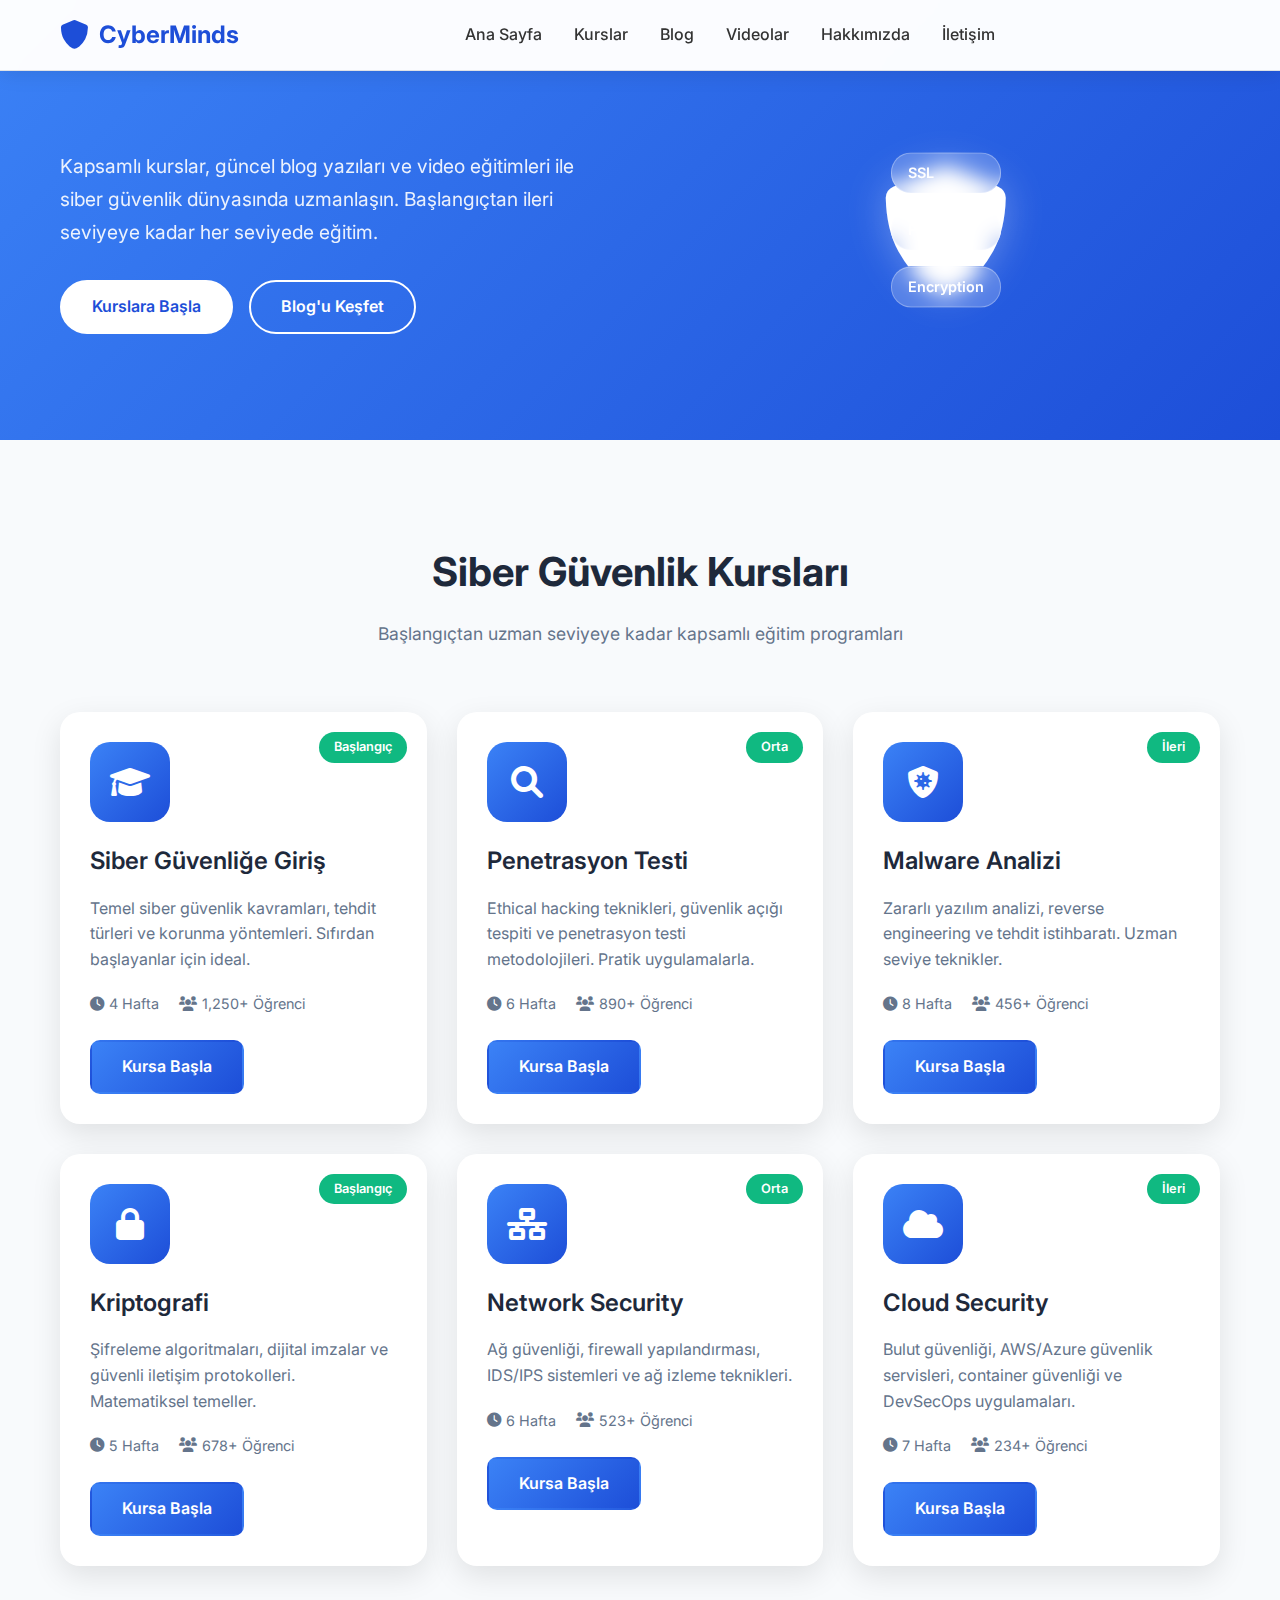
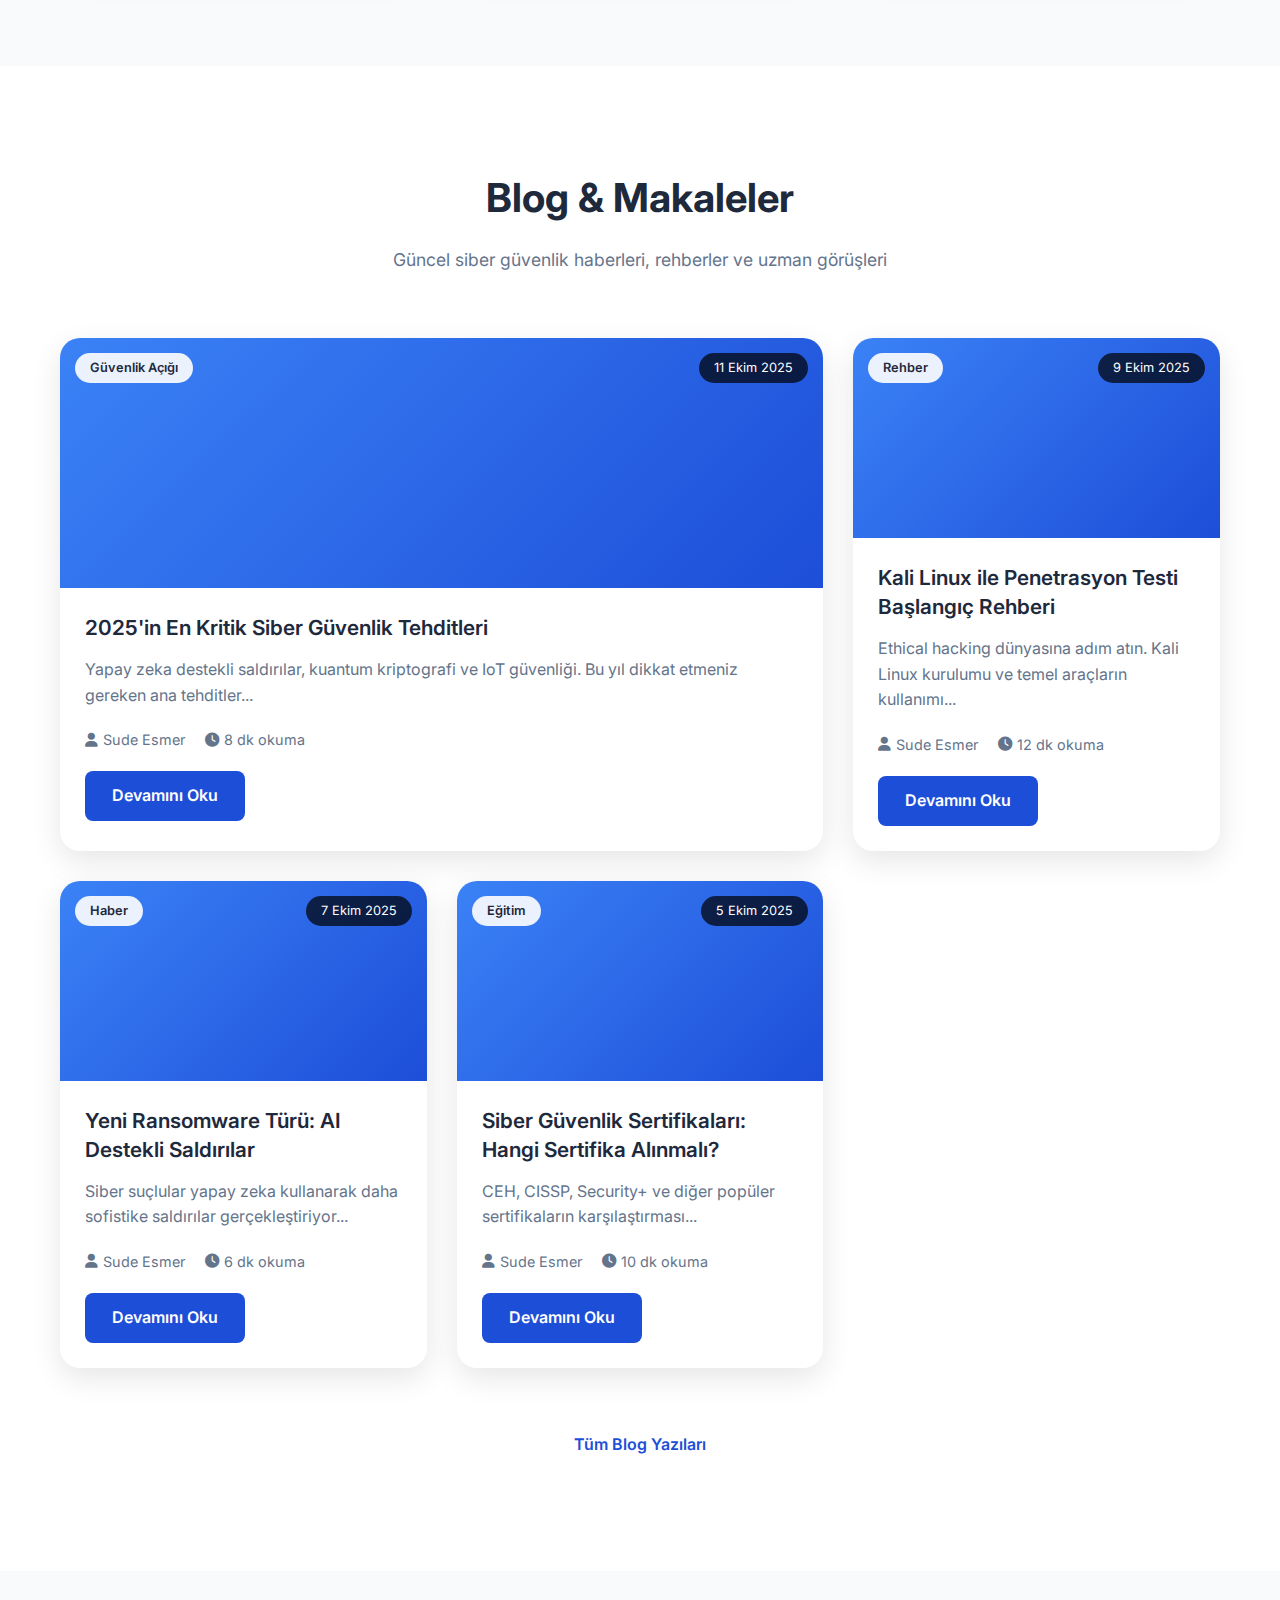
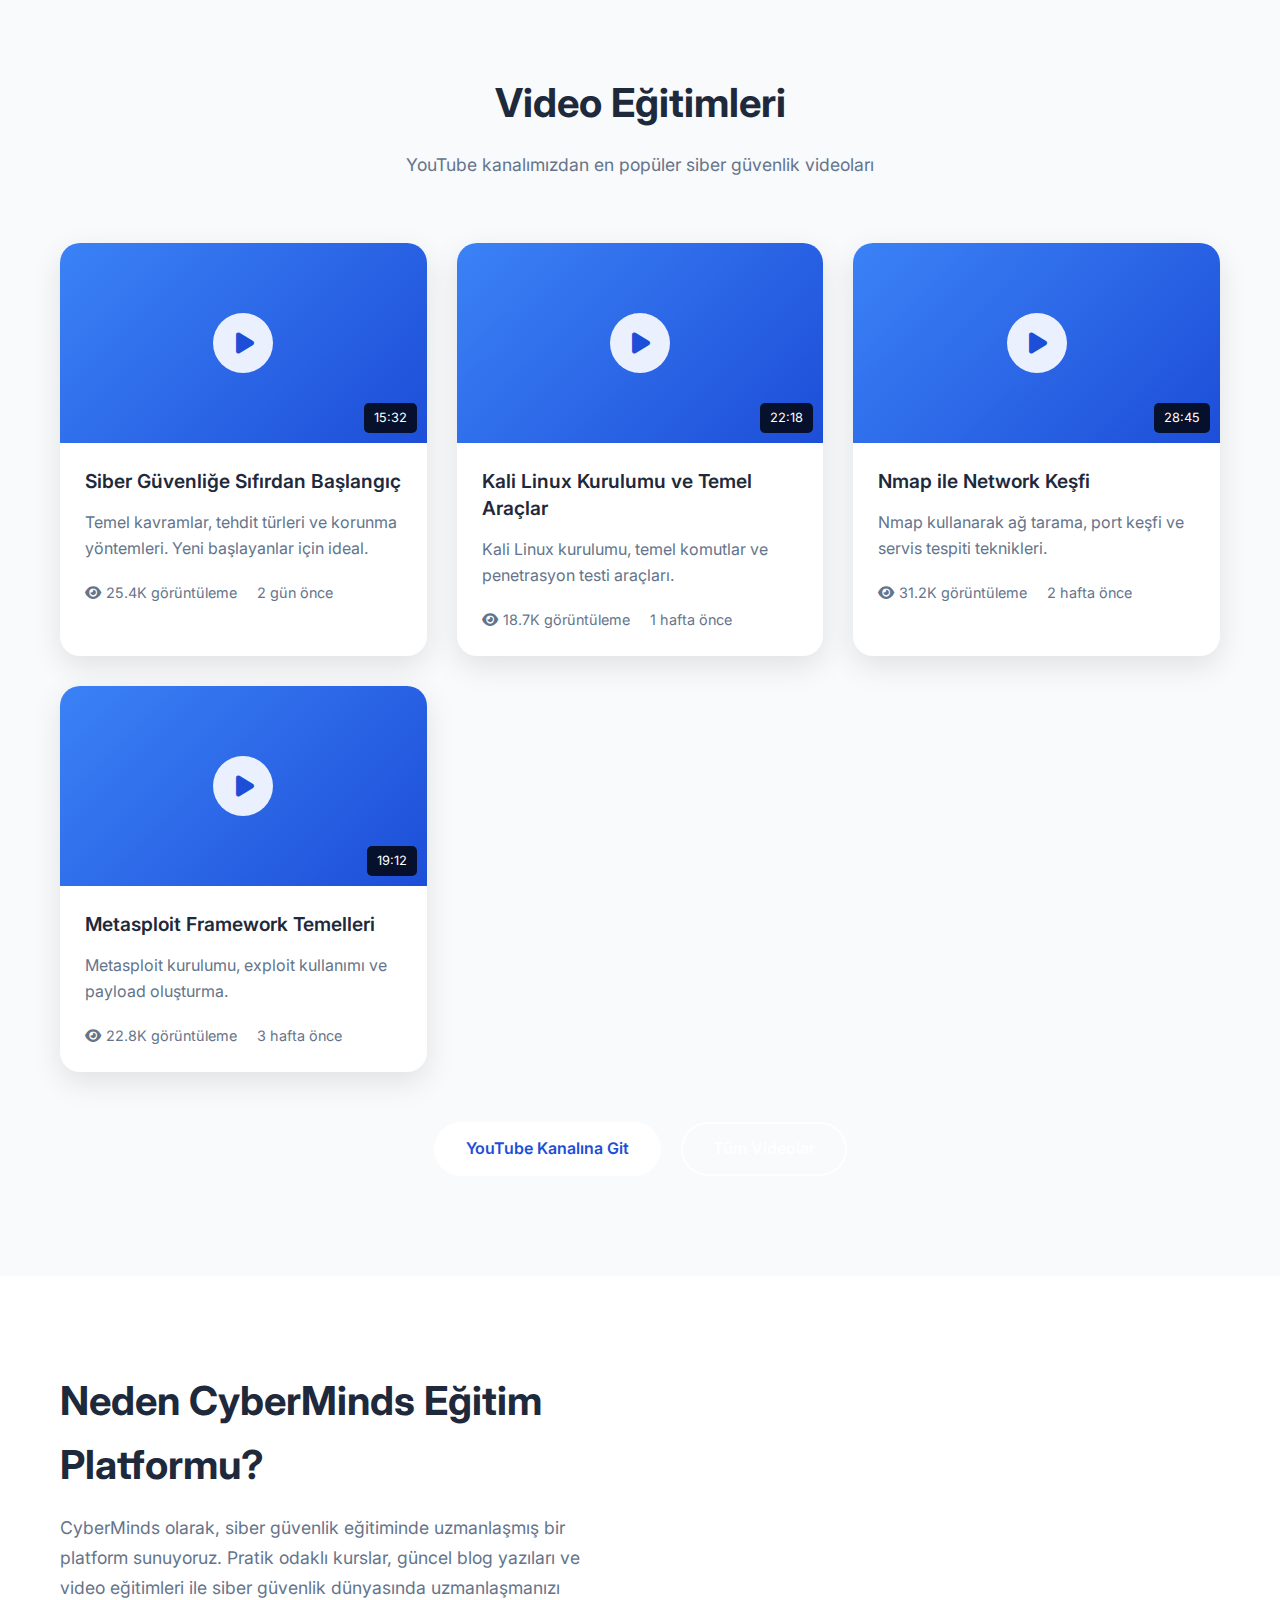
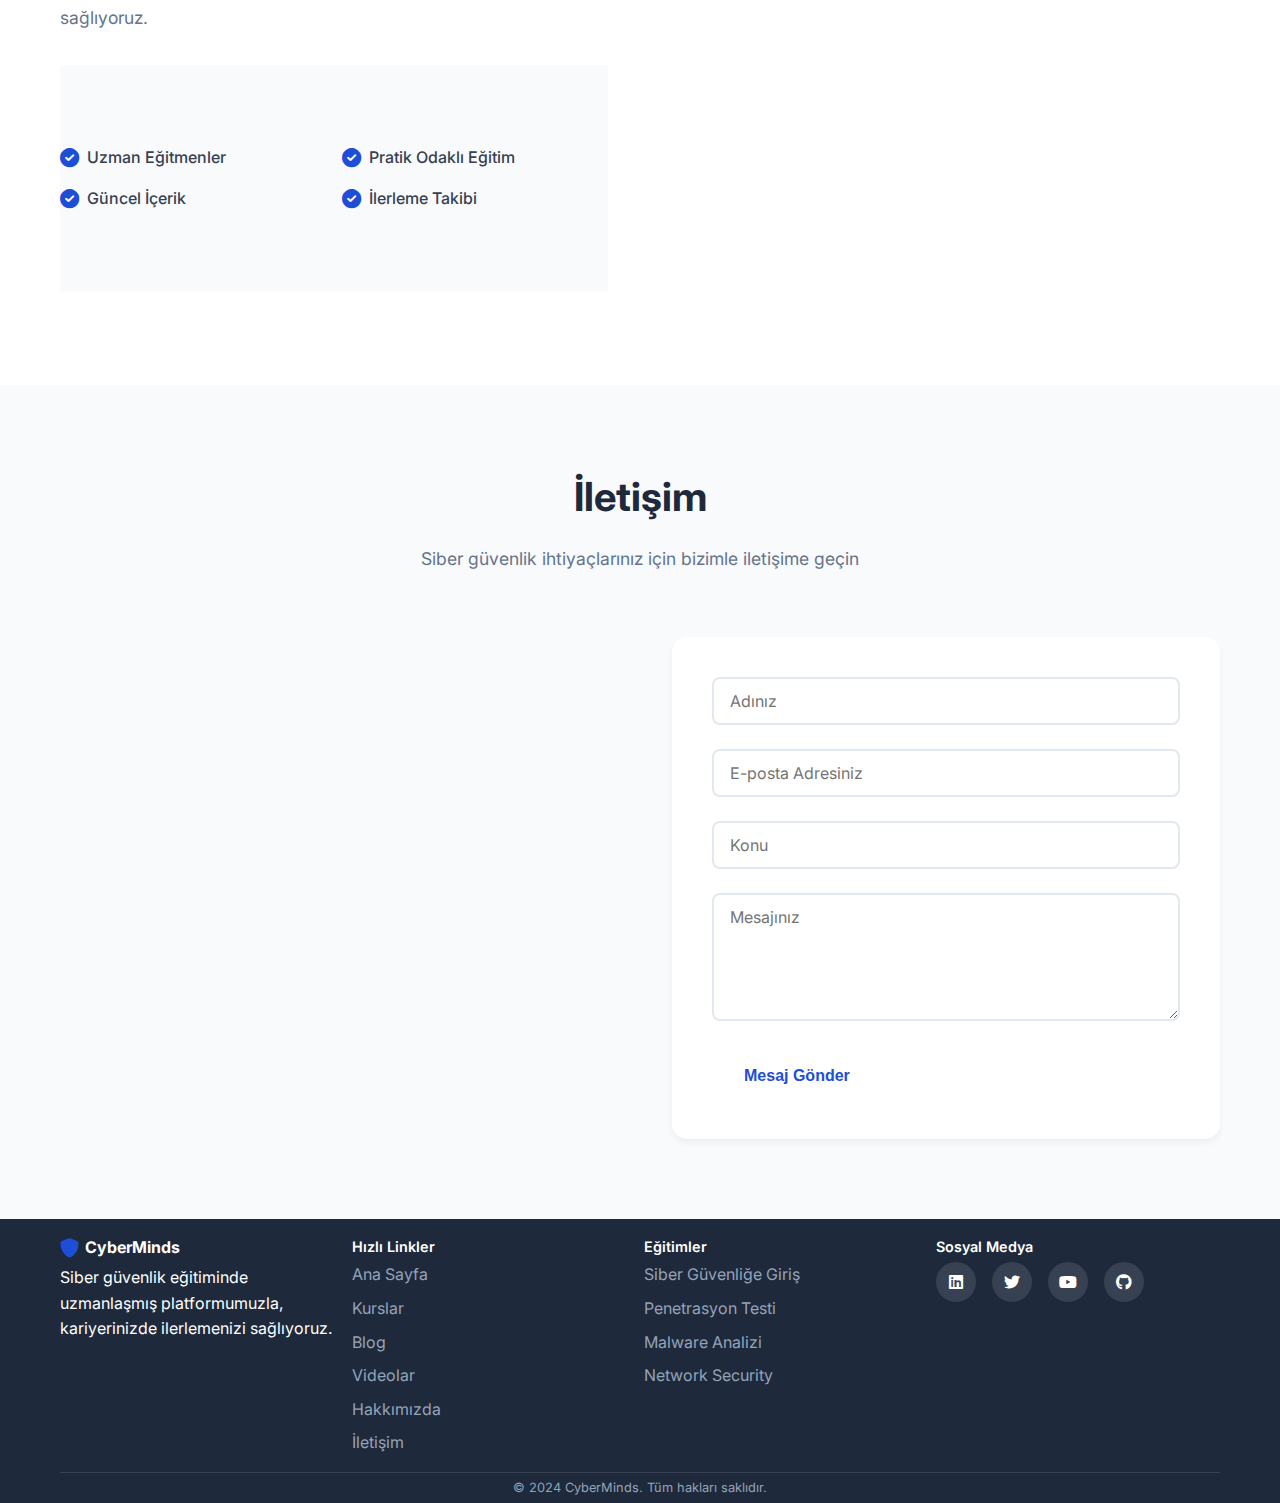
<file: index.html>
<!DOCTYPE html>
<html lang="tr">
<head>
    <meta charset="UTF-8">
    <meta name="viewport" content="width=device-width, initial-scale=1.0">
    <meta name="description" content="CyberMinds - Siber Güvenlik Eğitim Platformu. Kurslar, blog yazıları, video eğitimleri ile siber güvenlik öğrenin.">
    <meta name="keywords" content="siber güvenlik eğitimi, cybersecurity kursları, güvenlik blog, siber güvenlik videoları, ethical hacking, penetration testing">
    <meta name="author" content="CyberMinds">
    <title>CyberMinds - Siber Güvenlik Eğitim Platformu</title>
    <link rel="stylesheet" href="styles.css">
    <link href="https://cdnjs.cloudflare.com/ajax/libs/font-awesome/6.0.0/css/all.min.css" rel="stylesheet">
    <link href="https://fonts.googleapis.com/css2?family=Inter:wght@300;400;500;600;700&display=swap" rel="stylesheet">
</head>
<body>
    <!-- Navigation -->
    <nav class="navbar">
        <div class="nav-container">
            <div class="nav-logo">
                <i class="fas fa-shield-alt"></i>
                <span>CyberMinds</span>
            </div>
            <ul class="nav-menu">
                <li class="nav-item">
                    <a href="#home" class="nav-link">Ana Sayfa</a>
                </li>
                <li class="nav-item">
                    <a href="#courses" class="nav-link">Kurslar</a>
                </li>
                <li class="nav-item">
                    <a href="#blog" class="nav-link">Blog</a>
                </li>
                <li class="nav-item">
                    <a href="#videos" class="nav-link">Videolar</a>
                </li>
                <li class="nav-item">
                    <a href="#about" class="nav-link">Hakkımızda</a>
                </li>
                <li class="nav-item">
                    <a href="#contact" class="nav-link">İletişim</a>
                </li>
            </ul>
            <div class="hamburger">
                <span class="bar"></span>
                <span class="bar"></span>
                <span class="bar"></span>
            </div>
        </div>
    </nav>

    <!-- Hero Section -->
    <section id="home" class="hero">
        <div class="hero-container">
            <div class="hero-content">
                <h1 class="hero-title">
                    Siber Güvenlik Eğitiminde Uzmanlaşın
                </h1>
                <p class="hero-description">
                    Kapsamlı kurslar, güncel blog yazıları ve video eğitimleri ile siber güvenlik dünyasında 
                    uzmanlaşın. Başlangıçtan ileri seviyeye kadar her seviyede eğitim.
                </p>
                <div class="hero-buttons">
                    <a href="#courses" class="btn btn-primary">Kurslara Başla</a>
                    <a href="#blog" class="btn btn-secondary">Blog'u Keşfet</a>
                </div>
            </div>
            <div class="hero-image">
                <div class="cyber-animation">
                    <i class="fas fa-shield-alt shield-icon"></i>
                    <div class="security-badges">
                        <div class="badge">SSL</div>
                        <div class="badge">Firewall</div>
                        <div class="badge">Encryption</div>
                    </div>
                </div>
            </div>
        </div>
    </section>

    <!-- Courses Section -->
    <section id="courses" class="courses">
        <div class="container">
            <div class="section-header">
                <h2 class="section-title">Siber Güvenlik Kursları</h2>
                <p class="section-description">
                    Başlangıçtan uzman seviyeye kadar kapsamlı eğitim programları
                </p>
            </div>
            <div class="courses-grid">
                <div class="course-card">
                    <div class="course-icon">
                        <i class="fas fa-graduation-cap"></i>
                    </div>
                    <div class="course-level">Başlangıç</div>
                    <h3 class="course-title">Siber Güvenliğe Giriş</h3>
                    <p class="course-description">
                        Temel siber güvenlik kavramları, tehdit türleri ve korunma yöntemleri. 
                        Sıfırdan başlayanlar için ideal.
                    </p>
                    <div class="course-meta">
                        <span class="course-duration"><i class="fas fa-clock"></i> 4 Hafta</span>
                        <span class="course-students"><i class="fas fa-users"></i> 1,250+ Öğrenci</span>
                    </div>
                    <a href="#" class="btn btn-course">Kursa Başla</a>
                </div>
                
                <div class="course-card">
                    <div class="course-icon">
                        <i class="fas fa-search"></i>
                    </div>
                    <div class="course-level">Orta</div>
                    <h3 class="course-title">Penetrasyon Testi</h3>
                    <p class="course-description">
                        Ethical hacking teknikleri, güvenlik açığı tespiti ve penetrasyon testi 
                        metodolojileri. Pratik uygulamalarla.
                    </p>
                    <div class="course-meta">
                        <span class="course-duration"><i class="fas fa-clock"></i> 6 Hafta</span>
                        <span class="course-students"><i class="fas fa-users"></i> 890+ Öğrenci</span>
                    </div>
                    <a href="#" class="btn btn-course">Kursa Başla</a>
                </div>
                
                <div class="course-card">
                    <div class="course-icon">
                        <i class="fas fa-shield-virus"></i>
                    </div>
                    <div class="course-level">İleri</div>
                    <h3 class="course-title">Malware Analizi</h3>
                    <p class="course-description">
                        Zararlı yazılım analizi, reverse engineering ve tehdit istihbaratı. 
                        Uzman seviye teknikler.
                    </p>
                    <div class="course-meta">
                        <span class="course-duration"><i class="fas fa-clock"></i> 8 Hafta</span>
                        <span class="course-students"><i class="fas fa-users"></i> 456+ Öğrenci</span>
                    </div>
                    <a href="#" class="btn btn-course">Kursa Başla</a>
                </div>
                
                <div class="course-card">
                    <div class="course-icon">
                        <i class="fas fa-lock"></i>
                    </div>
                    <div class="course-level">Başlangıç</div>
                    <h3 class="course-title">Kriptografi</h3>
                    <p class="course-description">
                        Şifreleme algoritmaları, dijital imzalar ve güvenli iletişim protokolleri. 
                        Matematiksel temeller.
                    </p>
                    <div class="course-meta">
                        <span class="course-duration"><i class="fas fa-clock"></i> 5 Hafta</span>
                        <span class="course-students"><i class="fas fa-users"></i> 678+ Öğrenci</span>
                    </div>
                    <a href="#" class="btn btn-course">Kursa Başla</a>
                </div>
                
                <div class="course-card">
                    <div class="course-icon">
                        <i class="fas fa-network-wired"></i>
                    </div>
                    <div class="course-level">Orta</div>
                    <h3 class="course-title">Network Security</h3>
                    <p class="course-description">
                        Ağ güvenliği, firewall yapılandırması, IDS/IPS sistemleri ve 
                        ağ izleme teknikleri.
                    </p>
                    <div class="course-meta">
                        <span class="course-duration"><i class="fas fa-clock"></i> 6 Hafta</span>
                        <span class="course-students"><i class="fas fa-users"></i> 523+ Öğrenci</span>
                    </div>
                    <a href="#" class="btn btn-course">Kursa Başla</a>
                </div>
                
                <div class="course-card">
                    <div class="course-icon">
                        <i class="fas fa-cloud"></i>
                    </div>
                    <div class="course-level">İleri</div>
                    <h3 class="course-title">Cloud Security</h3>
                    <p class="course-description">
                        Bulut güvenliği, AWS/Azure güvenlik servisleri, container güvenliği 
                        ve DevSecOps uygulamaları.
                    </p>
                    <div class="course-meta">
                        <span class="course-duration"><i class="fas fa-clock"></i> 7 Hafta</span>
                        <span class="course-students"><i class="fas fa-users"></i> 234+ Öğrenci</span>
                    </div>
                    <a href="#" class="btn btn-course">Kursa Başla</a>
                </div>
            </div>
        </div>
    </section>

    <!-- Blog Section -->
    <section id="blog" class="blog">
        <div class="container">
            <div class="section-header">
                <h2 class="section-title">Blog & Makaleler</h2>
                <p class="section-description">
                    Güncel siber güvenlik haberleri, rehberler ve uzman görüşleri
                </p>
            </div>
            <div class="blog-grid">
                <article class="blog-card featured">
                    <div class="blog-image">
                        <div class="blog-category">Güvenlik Açığı</div>
                        <div class="blog-date">11 Ekim 2025</div>
                    </div>
                    <div class="blog-content">
                        <h3 class="blog-title">2025'in En Kritik Siber Güvenlik Tehditleri</h3>
                        <p class="blog-excerpt">
                            Yapay zeka destekli saldırılar, kuantum kriptografi ve IoT güvenliği. 
                            Bu yıl dikkat etmeniz gereken ana tehditler...
                        </p>
                        <div class="blog-meta">
                            <span class="blog-author"><i class="fas fa-user"></i> Sude Esmer</span>
                            <span class="blog-read-time"><i class="fas fa-clock"></i> 8 dk okuma</span>
                        </div>
                        <a href="#" class="btn btn-blog">Devamını Oku</a>
                    </div>
                </article>
                
                <article class="blog-card">
                    <div class="blog-image">
                        <div class="blog-category">Rehber</div>
                        <div class="blog-date">9 Ekim 2025</div>
                    </div>
                    <div class="blog-content">
                        <h3 class="blog-title">Kali Linux ile Penetrasyon Testi Başlangıç Rehberi</h3>
                        <p class="blog-excerpt">
                            Ethical hacking dünyasına adım atın. Kali Linux kurulumu ve temel araçların kullanımı...
                        </p>
                        <div class="blog-meta">
                            <span class="blog-author"><i class="fas fa-user"></i> Sude Esmer</span>
                            <span class="blog-read-time"><i class="fas fa-clock"></i> 12 dk okuma</span>
                        </div>
                        <a href="#" class="btn btn-blog">Devamını Oku</a>
                    </div>
                </article>
                
                <article class="blog-card">
                    <div class="blog-image">
                        <div class="blog-category">Haber</div>
                        <div class="blog-date">7 Ekim 2025</div>
                    </div>
                    <div class="blog-content">
                        <h3 class="blog-title">Yeni Ransomware Türü: AI Destekli Saldırılar</h3>
                        <p class="blog-excerpt">
                            Siber suçlular yapay zeka kullanarak daha sofistike saldırılar gerçekleştiriyor...
                        </p>
                        <div class="blog-meta">
                            <span class="blog-author"><i class="fas fa-user"></i> Sude Esmer</span>
                            <span class="blog-read-time"><i class="fas fa-clock"></i> 6 dk okuma</span>
                        </div>
                        <a href="#" class="btn btn-blog">Devamını Oku</a>
                    </div>
                </article>
                
                <article class="blog-card">
                    <div class="blog-image">
                        <div class="blog-category">Eğitim</div>
                        <div class="blog-date">5 Ekim 2025</div>
                    </div>
                    <div class="blog-content">
                        <h3 class="blog-title">Siber Güvenlik Sertifikaları: Hangi Sertifika Alınmalı?</h3>
                        <p class="blog-excerpt">
                            CEH, CISSP, Security+ ve diğer popüler sertifikaların karşılaştırması...
                        </p>
                        <div class="blog-meta">
                            <span class="blog-author"><i class="fas fa-user"></i> Sude Esmer</span>
                            <span class="blog-read-time"><i class="fas fa-clock"></i> 10 dk okuma</span>
                        </div>
                        <a href="#" class="btn btn-blog">Devamını Oku</a>
                    </div>
                </article>
            </div>
            <div class="blog-cta">
                <a href="#" class="btn btn-primary">Tüm Blog Yazıları</a>
            </div>
        </div>
    </section>

    <!-- Videos Section -->
    <section id="videos" class="videos">
        <div class="container">
            <div class="section-header">
                <h2 class="section-title">Video Eğitimleri</h2>
                <p class="section-description">
                    YouTube kanalımızdan en popüler siber güvenlik videoları
                </p>
            </div>
            <div class="videos-grid">
                <div class="video-card">
                    <div class="video-thumbnail">
                        <div class="video-duration">15:32</div>
                        <div class="play-button">
                            <i class="fas fa-play"></i>
                        </div>
                    </div>
                    <div class="video-content">
                        <h3 class="video-title">Siber Güvenliğe Sıfırdan Başlangıç</h3>
                        <p class="video-description">
                            Temel kavramlar, tehdit türleri ve korunma yöntemleri. 
                            Yeni başlayanlar için ideal.
                        </p>
                        <div class="video-meta">
                            <span class="video-views"><i class="fas fa-eye"></i> 25.4K görüntüleme</span>
                            <span class="video-date">2 gün önce</span>
                        </div>
                    </div>
                </div>
                
                <div class="video-card">
                    <div class="video-thumbnail">
                        <div class="video-duration">22:18</div>
                        <div class="play-button">
                            <i class="fas fa-play"></i>
                        </div>
                    </div>
                    <div class="video-content">
                        <h3 class="video-title">Kali Linux Kurulumu ve Temel Araçlar</h3>
                        <p class="video-description">
                            Kali Linux kurulumu, temel komutlar ve penetrasyon testi araçları.
                        </p>
                        <div class="video-meta">
                            <span class="video-views"><i class="fas fa-eye"></i> 18.7K görüntüleme</span>
                            <span class="video-date">1 hafta önce</span>
                        </div>
                    </div>
                </div>
                
                <div class="video-card">
                    <div class="video-thumbnail">
                        <div class="video-duration">28:45</div>
                        <div class="play-button">
                            <i class="fas fa-play"></i>
                        </div>
                    </div>
                    <div class="video-content">
                        <h3 class="video-title">Nmap ile Network Keşfi</h3>
                        <p class="video-description">
                            Nmap kullanarak ağ tarama, port keşfi ve servis tespiti teknikleri.
                        </p>
                        <div class="video-meta">
                            <span class="video-views"><i class="fas fa-eye"></i> 31.2K görüntüleme</span>
                            <span class="video-date">2 hafta önce</span>
                        </div>
                    </div>
                </div>
                
                <div class="video-card">
                    <div class="video-thumbnail">
                        <div class="video-duration">19:12</div>
                        <div class="play-button">
                            <i class="fas fa-play"></i>
                        </div>
                    </div>
                    <div class="video-content">
                        <h3 class="video-title">Metasploit Framework Temelleri</h3>
                        <p class="video-description">
                            Metasploit kurulumu, exploit kullanımı ve payload oluşturma.
                        </p>
                        <div class="video-meta">
                            <span class="video-views"><i class="fas fa-eye"></i> 22.8K görüntüleme</span>
                            <span class="video-date">3 hafta önce</span>
                        </div>
                    </div>
                </div>
            </div>
            <div class="videos-cta">
                <a href="#" class="btn btn-primary">YouTube Kanalına Git</a>
                <a href="#" class="btn btn-secondary">Tüm Videolar</a>
            </div>
        </div>
    </section>

    <!-- About Section -->
    <section id="about" class="about">
        <div class="container">
            <div class="about-content">
                <div class="about-text">
                    <h2 class="section-title">Neden CyberMinds Eğitim Platformu?</h2>
                    <p class="about-description">
                        CyberMinds olarak, siber güvenlik eğitiminde uzmanlaşmış bir platform sunuyoruz. 
                        Pratik odaklı kurslar, güncel blog yazıları ve video eğitimleri ile 
                        siber güvenlik dünyasında uzmanlaşmanızı sağlıyoruz.
                    </p>
                    <div class="features">
                        <div class="feature">
                            <i class="fas fa-check-circle"></i>
                            <span>Uzman Eğitmenler</span>
                        </div>
                        <div class="feature">
                            <i class="fas fa-check-circle"></i>
                            <span>Pratik Odaklı Eğitim</span>
                        </div>
                        <div class="feature">
                            <i class="fas fa-check-circle"></i>
                            <span>Güncel İçerik</span>
                        </div>
                        <div class="feature">
                            <i class="fas fa-check-circle"></i>
                            <span>İlerleme Takibi</span>
                        </div>
                    </div>
                </div>
                <div class="about-stats">
                    <div class="stat">
                        <div class="stat-number">2,500+</div>
                        <div class="stat-label">Aktif Öğrenci</div>
                    </div>
                    <div class="stat">
                        <div class="stat-number">50+</div>
                        <div class="stat-label">Video Eğitimi</div>
                    </div>
                    <div class="stat">
                        <div class="stat-number">95%</div>
                        <div class="stat-label">Başarı Oranı</div>
                    </div>
                </div>
            </div>
        </div>
    </section>

    <!-- Contact Section -->
    <section id="contact" class="contact">
        <div class="container">
            <div class="section-header">
                <h2 class="section-title">İletişim</h2>
                <p class="section-description">
                    Siber güvenlik ihtiyaçlarınız için bizimle iletişime geçin
                </p>
            </div>
            <div class="contact-content">
                <div class="contact-info">
                    <div class="contact-item">
                        <i class="fas fa-envelope"></i>
                        <div>
                            <h4>E-posta</h4>
                            <p>info@cyberminds.online</p>
                        </div>
                    </div>
                    <div class="contact-item">
                        <i class="fas fa-phone"></i>
                        <div>
                            <h4>Telefon</h4>
                            <p>+90 (212) 555 0123</p>
                        </div>
                    </div>
                    <div class="contact-item">
                        <i class="fas fa-map-marker-alt"></i>
                        <div>
                            <h4>Adres</h4>
                            <p>İstanbul, Türkiye</p>
                        </div>
                    </div>
                </div>
                <form class="contact-form">
                    <div class="form-group">
                        <input type="text" placeholder="Adınız" required>
                    </div>
                    <div class="form-group">
                        <input type="email" placeholder="E-posta Adresiniz" required>
                    </div>
                    <div class="form-group">
                        <input type="text" placeholder="Konu" required>
                    </div>
                    <div class="form-group">
                        <textarea placeholder="Mesajınız" rows="5" required></textarea>
                    </div>
                    <button type="submit" class="btn btn-primary">Mesaj Gönder</button>
                </form>
            </div>
        </div>
    </section>

    <!-- Footer -->
    <footer class="footer">
        <div class="container">
            <div class="footer-content">
                <div class="footer-section">
                    <div class="footer-logo">
                        <i class="fas fa-shield-alt"></i>
                        <span>CyberMinds</span>
                    </div>
                    <p>Siber güvenlik eğitiminde uzmanlaşmış platformumuzla, kariyerinizde ilerlemenizi sağlıyoruz.</p>
                </div>
                <div class="footer-section">
                    <h4>Hızlı Linkler</h4>
                    <ul>
                        <li><a href="#home">Ana Sayfa</a></li>
                        <li><a href="#courses">Kurslar</a></li>
                        <li><a href="#blog">Blog</a></li>
                        <li><a href="#videos">Videolar</a></li>
                        <li><a href="#about">Hakkımızda</a></li>
                        <li><a href="#contact">İletişim</a></li>
                    </ul>
                </div>
                <div class="footer-section">
                    <h4>Eğitimler</h4>
                    <ul>
                        <li><a href="#">Siber Güvenliğe Giriş</a></li>
                        <li><a href="#">Penetrasyon Testi</a></li>
                        <li><a href="#">Malware Analizi</a></li>
                        <li><a href="#">Network Security</a></li>
                    </ul>
                </div>
                <div class="footer-section">
                    <h4>Sosyal Medya</h4>
                    <div class="social-links">
                        <a href="#"><i class="fab fa-linkedin"></i></a>
                        <a href="#"><i class="fab fa-twitter"></i></a>
                        <a href="#"><i class="fab fa-youtube"></i></a>
                        <a href="#"><i class="fab fa-github"></i></a>
                    </div>
                </div>
            </div>
            <div class="footer-bottom">
                <p>&copy; 2024 CyberMinds. Tüm hakları saklıdır.</p>
            </div>
        </div>
    </footer>

    <script src="script.js"></script>
</body>
</html>
</file>
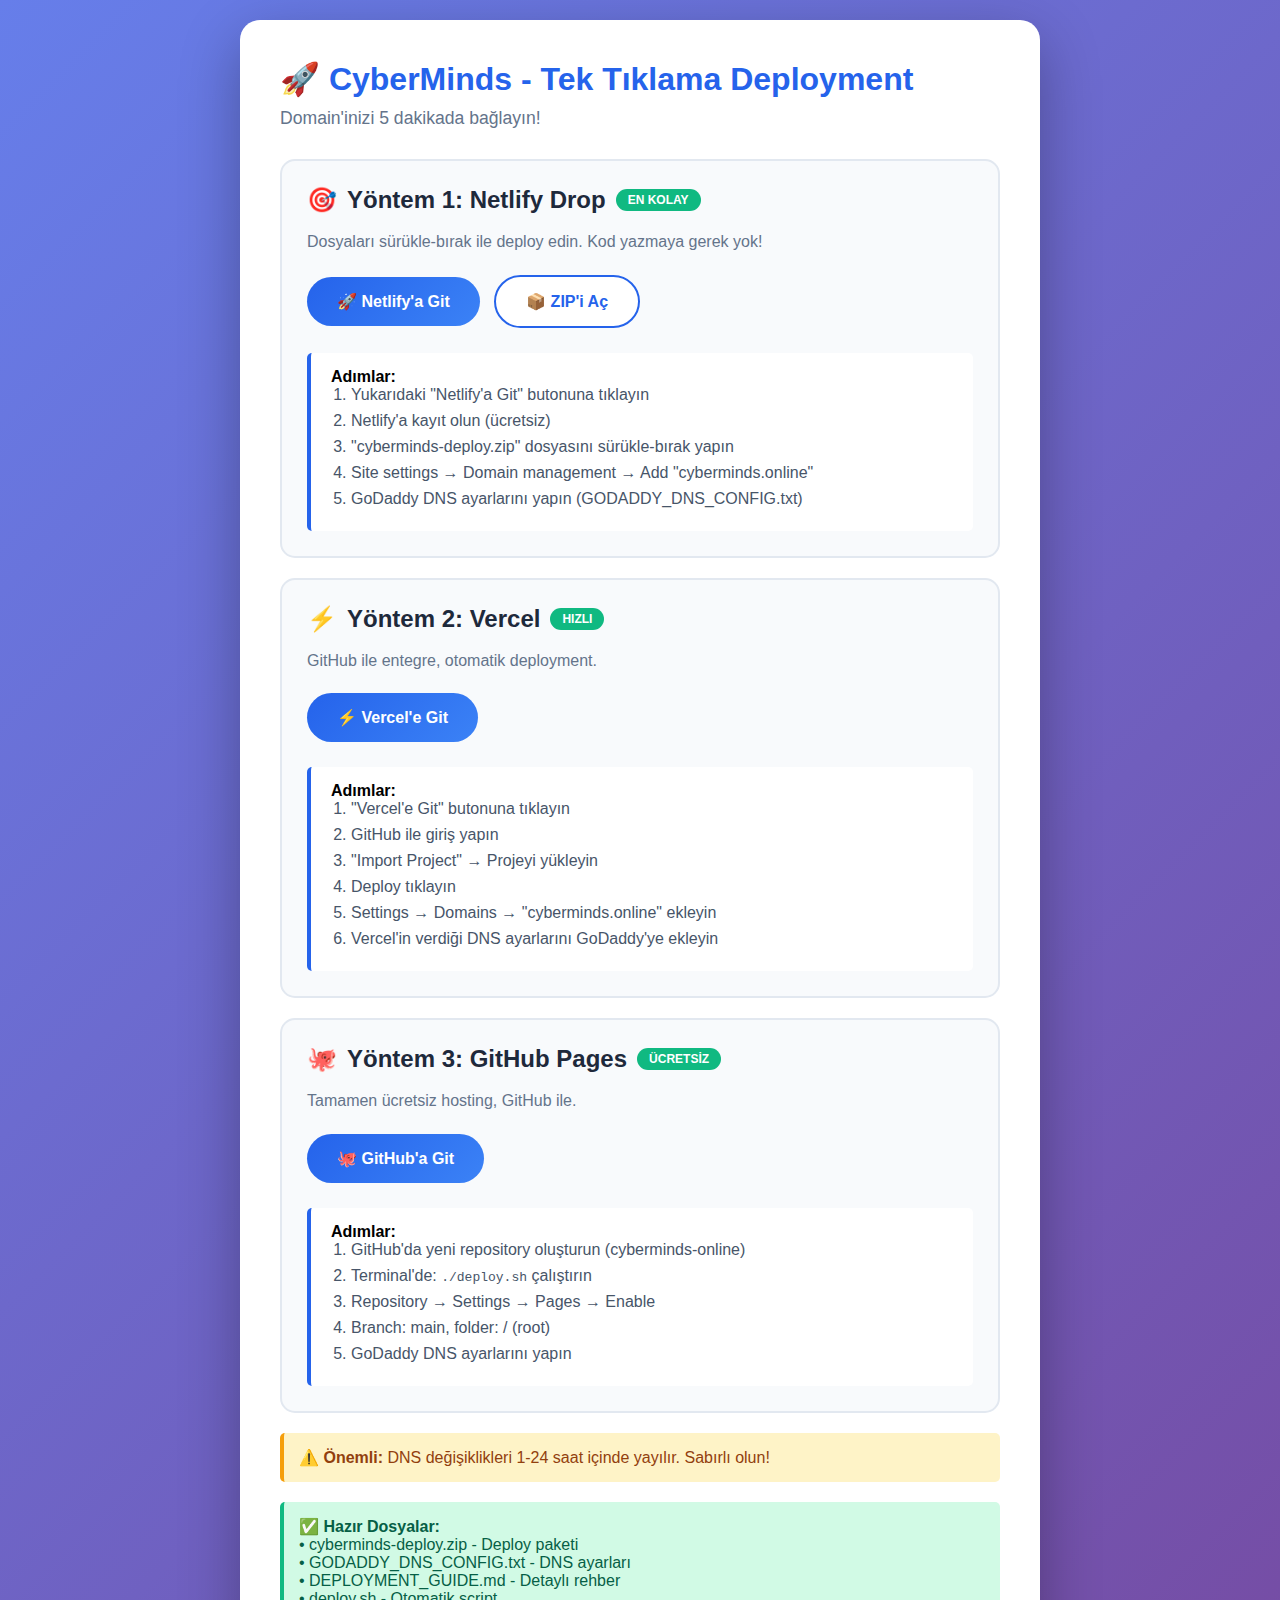
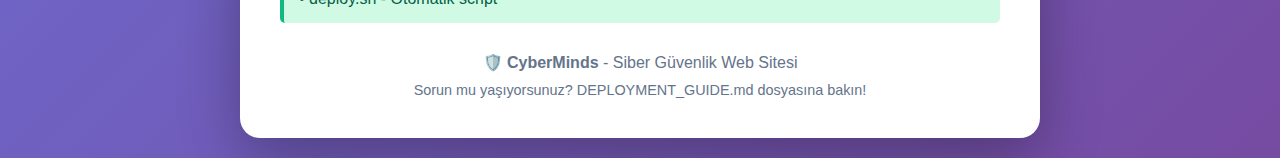
<file: 🎯_TEK_TIKLAMA_DEPLOYMENT.html>
<!DOCTYPE html>
<html lang="tr">
<head>
    <meta charset="UTF-8">
    <meta name="viewport" content="width=device-width, initial-scale=1.0">
    <title>CyberMinds - Tek Tıklama Deployment</title>
    <style>
        * {
            margin: 0;
            padding: 0;
            box-sizing: border-box;
        }
        
        body {
            font-family: -apple-system, BlinkMacSystemFont, 'Segoe UI', Roboto, Oxygen, Ubuntu, Cantarell, sans-serif;
            background: linear-gradient(135deg, #667eea 0%, #764ba2 100%);
            min-height: 100vh;
            display: flex;
            justify-content: center;
            align-items: center;
            padding: 20px;
        }
        
        .container {
            background: white;
            border-radius: 20px;
            padding: 40px;
            max-width: 800px;
            width: 100%;
            box-shadow: 0 20px 60px rgba(0, 0, 0, 0.3);
        }
        
        h1 {
            color: #2563eb;
            margin-bottom: 10px;
            font-size: 2rem;
        }
        
        .subtitle {
            color: #64748b;
            margin-bottom: 30px;
            font-size: 1.1rem;
        }
        
        .method {
            background: #f8fafc;
            border-radius: 15px;
            padding: 25px;
            margin-bottom: 20px;
            border: 2px solid #e2e8f0;
            transition: all 0.3s ease;
        }
        
        .method:hover {
            border-color: #2563eb;
            transform: translateY(-2px);
            box-shadow: 0 10px 20px rgba(37, 99, 235, 0.1);
        }
        
        .method h2 {
            color: #1e293b;
            margin-bottom: 15px;
            font-size: 1.5rem;
            display: flex;
            align-items: center;
            gap: 10px;
        }
        
        .badge {
            background: #10b981;
            color: white;
            padding: 4px 12px;
            border-radius: 20px;
            font-size: 0.75rem;
            font-weight: 600;
        }
        
        .method p {
            color: #64748b;
            margin-bottom: 20px;
            line-height: 1.6;
        }
        
        .button {
            display: inline-block;
            background: linear-gradient(135deg, #2563eb, #3b82f6);
            color: white;
            padding: 15px 30px;
            border-radius: 50px;
            text-decoration: none;
            font-weight: 600;
            transition: all 0.3s ease;
            margin-right: 10px;
            margin-bottom: 10px;
        }
        
        .button:hover {
            transform: translateY(-2px);
            box-shadow: 0 10px 20px rgba(37, 99, 235, 0.3);
        }
        
        .button.secondary {
            background: white;
            color: #2563eb;
            border: 2px solid #2563eb;
        }
        
        .steps {
            background: #fff;
            border-left: 4px solid #2563eb;
            padding: 15px 20px;
            margin-top: 15px;
            border-radius: 5px;
        }
        
        .steps ol {
            margin-left: 20px;
            color: #475569;
        }
        
        .steps li {
            margin-bottom: 8px;
        }
        
        .icon {
            font-size: 1.5rem;
        }
        
        .warning {
            background: #fef3c7;
            border-left: 4px solid #f59e0b;
            padding: 15px;
            border-radius: 5px;
            margin-top: 20px;
            color: #92400e;
        }
        
        .success {
            background: #d1fae5;
            border-left: 4px solid #10b981;
            padding: 15px;
            border-radius: 5px;
            margin-top: 20px;
            color: #065f46;
        }
    </style>
</head>
<body>
    <div class="container">
        <h1>🚀 CyberMinds - Tek Tıklama Deployment</h1>
        <p class="subtitle">Domain'inizi 5 dakikada bağlayın!</p>
        
        <!-- Method 1: Netlify Drop -->
        <div class="method">
            <h2>
                <span class="icon">🎯</span>
                Yöntem 1: Netlify Drop
                <span class="badge">EN KOLAY</span>
            </h2>
            <p>
                Dosyaları sürükle-bırak ile deploy edin. Kod yazmaya gerek yok!
            </p>
            <a href="https://app.netlify.com/drop" target="_blank" class="button">
                🚀 Netlify'a Git
            </a>
            <a href="file://cyberminds-deploy.zip" class="button secondary">
                📦 ZIP'i Aç
            </a>
            
            <div class="steps">
                <strong>Adımlar:</strong>
                <ol>
                    <li>Yukarıdaki "Netlify'a Git" butonuna tıklayın</li>
                    <li>Netlify'a kayıt olun (ücretsiz)</li>
                    <li>"cyberminds-deploy.zip" dosyasını sürükle-bırak yapın</li>
                    <li>Site settings → Domain management → Add "cyberminds.online"</li>
                    <li>GoDaddy DNS ayarlarını yapın (GODADDY_DNS_CONFIG.txt)</li>
                </ol>
            </div>
        </div>
        
        <!-- Method 2: Vercel -->
        <div class="method">
            <h2>
                <span class="icon">⚡</span>
                Yöntem 2: Vercel
                <span class="badge">HIZLI</span>
            </h2>
            <p>
                GitHub ile entegre, otomatik deployment.
            </p>
            <a href="https://vercel.com/new" target="_blank" class="button">
                ⚡ Vercel'e Git
            </a>
            
            <div class="steps">
                <strong>Adımlar:</strong>
                <ol>
                    <li>"Vercel'e Git" butonuna tıklayın</li>
                    <li>GitHub ile giriş yapın</li>
                    <li>"Import Project" → Projeyi yükleyin</li>
                    <li>Deploy tıklayın</li>
                    <li>Settings → Domains → "cyberminds.online" ekleyin</li>
                    <li>Vercel'in verdiği DNS ayarlarını GoDaddy'ye ekleyin</li>
                </ol>
            </div>
        </div>
        
        <!-- Method 3: GitHub Pages -->
        <div class="method">
            <h2>
                <span class="icon">🐙</span>
                Yöntem 3: GitHub Pages
                <span class="badge">ÜCRETSİZ</span>
            </h2>
            <p>
                Tamamen ücretsiz hosting, GitHub ile.
            </p>
            <a href="https://github.com/new" target="_blank" class="button">
                🐙 GitHub'a Git
            </a>
            
            <div class="steps">
                <strong>Adımlar:</strong>
                <ol>
                    <li>GitHub'da yeni repository oluşturun (cyberminds-online)</li>
                    <li>Terminal'de: <code>./deploy.sh</code> çalıştırın</li>
                    <li>Repository → Settings → Pages → Enable</li>
                    <li>Branch: main, folder: / (root)</li>
                    <li>GoDaddy DNS ayarlarını yapın</li>
                </ol>
            </div>
        </div>
        
        <div class="warning">
            <strong>⚠️ Önemli:</strong> DNS değişiklikleri 1-24 saat içinde yayılır. Sabırlı olun!
        </div>
        
        <div class="success">
            <strong>✅ Hazır Dosyalar:</strong><br>
            • cyberminds-deploy.zip - Deploy paketi<br>
            • GODADDY_DNS_CONFIG.txt - DNS ayarları<br>
            • DEPLOYMENT_GUIDE.md - Detaylı rehber<br>
            • deploy.sh - Otomatik script
        </div>
        
        <div style="margin-top: 30px; text-align: center; color: #64748b;">
            <p>🛡️ <strong>CyberMinds</strong> - Siber Güvenlik Web Sitesi</p>
            <p style="font-size: 0.9rem; margin-top: 10px;">
                Sorun mu yaşıyorsunuz? DEPLOYMENT_GUIDE.md dosyasına bakın!
            </p>
        </div>
    </div>
</body>
</html>
</file>
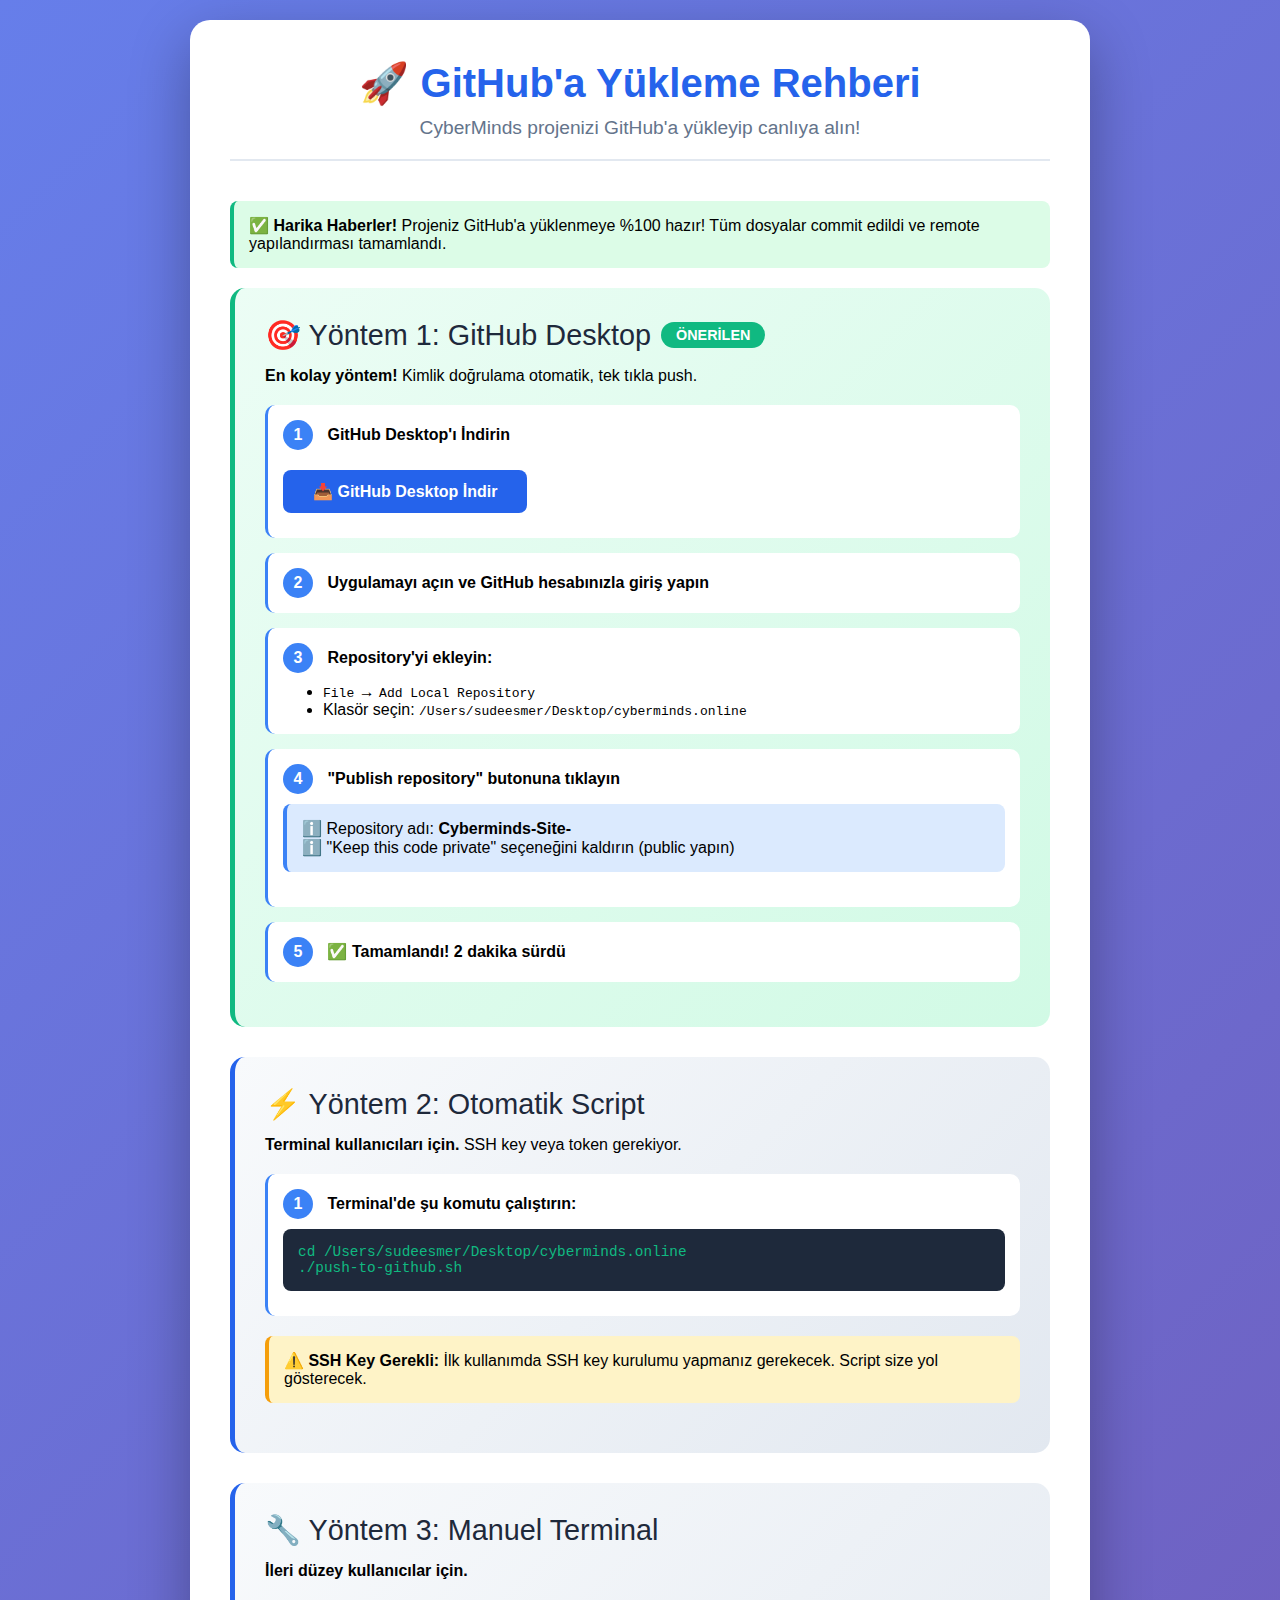
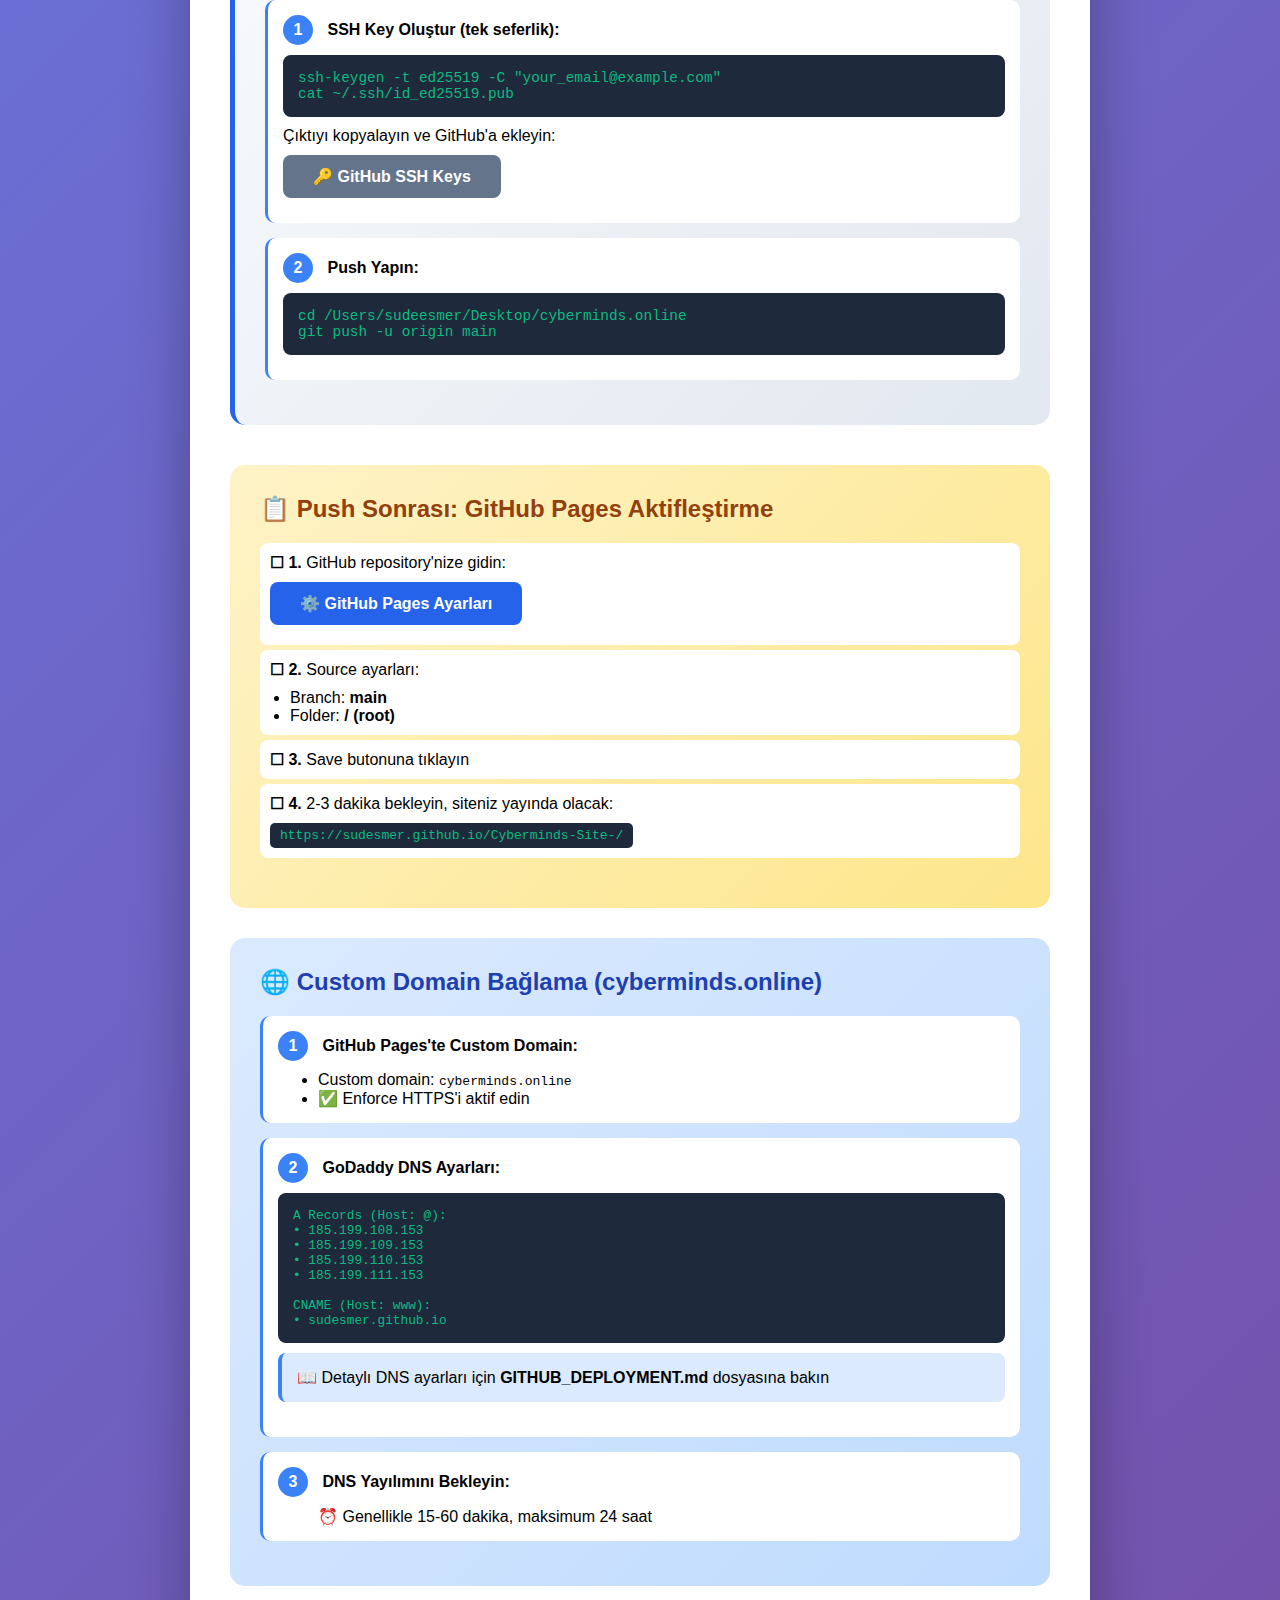
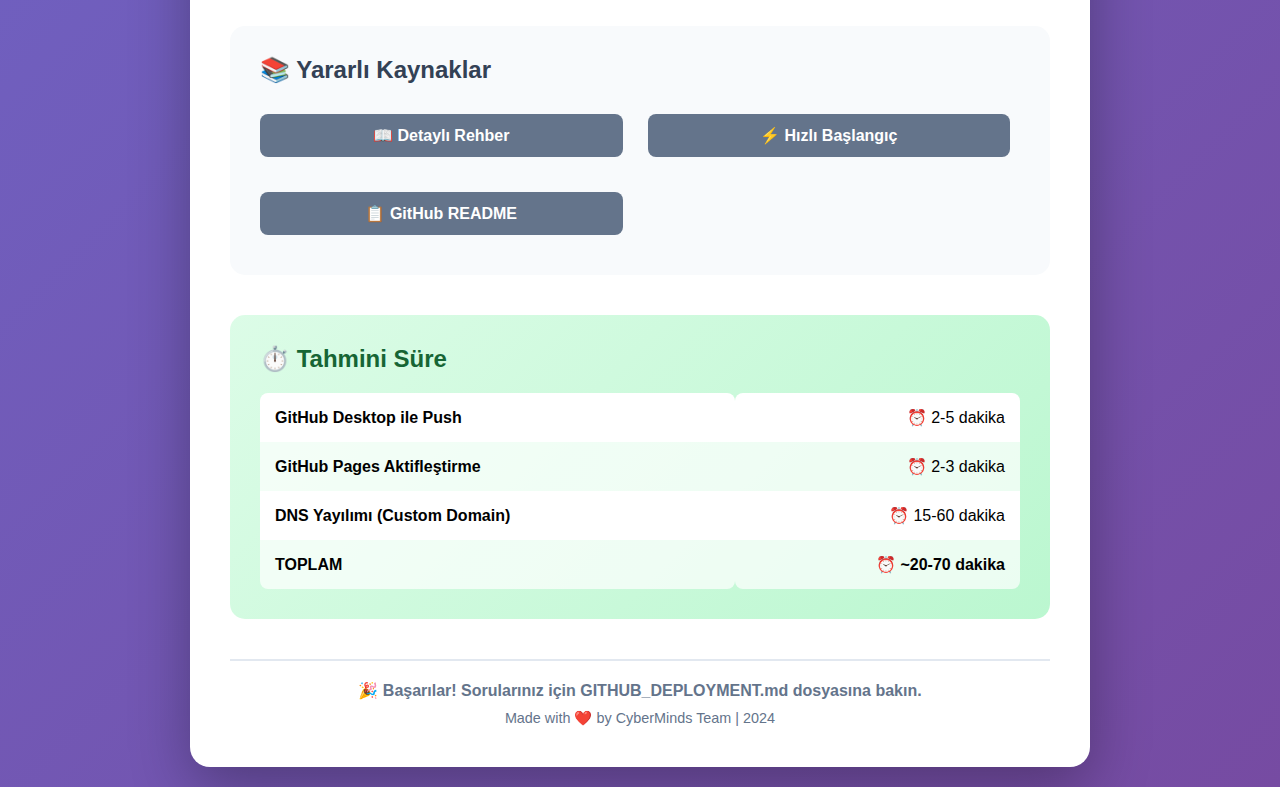
<file: 🚀_GITHUB_BAŞLA.html>
<!DOCTYPE html>
<html lang="tr">
<head>
    <meta charset="UTF-8">
    <meta name="viewport" content="width=device-width, initial-scale=1.0">
    <title>🚀 GitHub'a Yükleme Rehberi</title>
    <style>
        * {
            margin: 0;
            padding: 0;
            box-sizing: border-box;
        }
        body {
            font-family: 'Segoe UI', Tahoma, Geneva, Verdana, sans-serif;
            background: linear-gradient(135deg, #667eea 0%, #764ba2 100%);
            padding: 20px;
            min-height: 100vh;
        }
        .container {
            max-width: 900px;
            margin: 0 auto;
            background: white;
            border-radius: 20px;
            padding: 40px;
            box-shadow: 0 20px 60px rgba(0,0,0,0.3);
        }
        h1 {
            color: #2563eb;
            text-align: center;
            font-size: 2.5em;
            margin-bottom: 10px;
        }
        .subtitle {
            text-align: center;
            color: #64748b;
            font-size: 1.2em;
            margin-bottom: 40px;
            padding-bottom: 20px;
            border-bottom: 2px solid #e2e8f0;
        }
        .method {
            background: linear-gradient(135deg, #f8fafc 0%, #e2e8f0 100%);
            padding: 30px;
            border-radius: 15px;
            margin-bottom: 30px;
            border-left: 5px solid #2563eb;
        }
        .method.recommended {
            border-left-color: #10b981;
            background: linear-gradient(135deg, #ecfdf5 0%, #d1fae5 100%);
        }
        .method-title {
            font-size: 1.8em;
            color: #1e293b;
            margin-bottom: 15px;
            display: flex;
            align-items: center;
            gap: 10px;
        }
        .badge {
            background: #10b981;
            color: white;
            padding: 5px 15px;
            border-radius: 20px;
            font-size: 0.5em;
            font-weight: bold;
        }
        .steps {
            margin-top: 20px;
        }
        .step {
            background: white;
            padding: 15px;
            border-radius: 10px;
            margin-bottom: 15px;
            border-left: 3px solid #3b82f6;
        }
        .step-number {
            display: inline-block;
            background: #3b82f6;
            color: white;
            width: 30px;
            height: 30px;
            border-radius: 50%;
            text-align: center;
            line-height: 30px;
            font-weight: bold;
            margin-right: 10px;
        }
        .command {
            background: #1e293b;
            color: #10b981;
            padding: 15px;
            border-radius: 8px;
            font-family: 'Courier New', monospace;
            margin: 10px 0;
            overflow-x: auto;
            font-size: 0.9em;
        }
        .link {
            color: #2563eb;
            text-decoration: none;
            font-weight: bold;
        }
        .link:hover {
            text-decoration: underline;
        }
        .warning {
            background: #fef3c7;
            border-left: 4px solid #f59e0b;
            padding: 15px;
            border-radius: 8px;
            margin: 20px 0;
        }
        .success {
            background: #dcfce7;
            border-left: 4px solid #10b981;
            padding: 15px;
            border-radius: 8px;
            margin: 20px 0;
        }
        .info {
            background: #dbeafe;
            border-left: 4px solid #3b82f6;
            padding: 15px;
            border-radius: 8px;
            margin: 20px 0;
        }
        .button {
            display: inline-block;
            background: #2563eb;
            color: white;
            padding: 12px 30px;
            border-radius: 8px;
            text-decoration: none;
            font-weight: bold;
            margin: 10px 10px 10px 0;
            transition: transform 0.2s;
        }
        .button:hover {
            transform: translateY(-2px);
            background: #1d4ed8;
        }
        .button.secondary {
            background: #64748b;
        }
        .button.secondary:hover {
            background: #475569;
        }
        .checklist {
            margin: 20px 0;
        }
        .checklist-item {
            padding: 10px;
            margin: 5px 0;
            background: white;
            border-radius: 8px;
        }
        .footer {
            text-align: center;
            margin-top: 40px;
            padding-top: 20px;
            border-top: 2px solid #e2e8f0;
            color: #64748b;
        }
    </style>
</head>
<body>
    <div class="container">
        <h1>🚀 GitHub'a Yükleme Rehberi</h1>
        <div class="subtitle">
            CyberMinds projenizi GitHub'a yükleyip canlıya alın!
        </div>

        <div class="success">
            <strong>✅ Harika Haberler!</strong> Projeniz GitHub'a yüklenmeye %100 hazır! Tüm dosyalar commit edildi ve remote yapılandırması tamamlandı.
        </div>

        <!-- Yöntem 1: GitHub Desktop -->
        <div class="method recommended">
            <div class="method-title">
                🎯 Yöntem 1: GitHub Desktop
                <span class="badge">ÖNERİLEN</span>
            </div>
            <p><strong>En kolay yöntem!</strong> Kimlik doğrulama otomatik, tek tıkla push.</p>
            
            <div class="steps">
                <div class="step">
                    <span class="step-number">1</span>
                    <strong>GitHub Desktop'ı İndirin</strong>
                    <div style="margin-top: 10px;">
                        <a href="https://desktop.github.com/" target="_blank" class="button">
                            📥 GitHub Desktop İndir
                        </a>
                    </div>
                </div>

                <div class="step">
                    <span class="step-number">2</span>
                    <strong>Uygulamayı açın ve GitHub hesabınızla giriş yapın</strong>
                </div>

                <div class="step">
                    <span class="step-number">3</span>
                    <strong>Repository'yi ekleyin:</strong>
                    <ul style="margin-left: 40px; margin-top: 10px;">
                        <li><code>File</code> → <code>Add Local Repository</code></li>
                        <li>Klasör seçin: <code>/Users/sudeesmer/Desktop/cyberminds.online</code></li>
                    </ul>
                </div>

                <div class="step">
                    <span class="step-number">4</span>
                    <strong>"Publish repository" butonuna tıklayın</strong>
                    <div class="info" style="margin-top: 10px;">
                        ℹ️ Repository adı: <strong>Cyberminds-Site-</strong><br>
                        ℹ️ "Keep this code private" seçeneğini kaldırın (public yapın)
                    </div>
                </div>

                <div class="step">
                    <span class="step-number">5</span>
                    <strong>✅ Tamamlandı! 2 dakika sürdü</strong>
                </div>
            </div>
        </div>

        <!-- Yöntem 2: Terminal Script -->
        <div class="method">
            <div class="method-title">
                ⚡ Yöntem 2: Otomatik Script
            </div>
            <p><strong>Terminal kullanıcıları için.</strong> SSH key veya token gerekiyor.</p>
            
            <div class="steps">
                <div class="step">
                    <span class="step-number">1</span>
                    <strong>Terminal'de şu komutu çalıştırın:</strong>
                    <div class="command">
cd /Users/sudeesmer/Desktop/cyberminds.online<br>
./push-to-github.sh
                    </div>
                </div>

                <div class="warning">
                    <strong>⚠️ SSH Key Gerekli:</strong> İlk kullanımda SSH key kurulumu yapmanız gerekecek. Script size yol gösterecek.
                </div>
            </div>
        </div>

        <!-- Yöntem 3: Manuel Terminal -->
        <div class="method">
            <div class="method-title">
                🔧 Yöntem 3: Manuel Terminal
            </div>
            <p><strong>İleri düzey kullanıcılar için.</strong></p>
            
            <div class="steps">
                <div class="step">
                    <span class="step-number">1</span>
                    <strong>SSH Key Oluştur (tek seferlik):</strong>
                    <div class="command">
ssh-keygen -t ed25519 -C "your_email@example.com"<br>
cat ~/.ssh/id_ed25519.pub
                    </div>
                    <p style="margin-top: 10px;">Çıktıyı kopyalayın ve GitHub'a ekleyin:</p>
                    <a href="https://github.com/settings/keys" target="_blank" class="button secondary">
                        🔑 GitHub SSH Keys
                    </a>
                </div>

                <div class="step">
                    <span class="step-number">2</span>
                    <strong>Push Yapın:</strong>
                    <div class="command">
cd /Users/sudeesmer/Desktop/cyberminds.online<br>
git push -u origin main
                    </div>
                </div>
            </div>
        </div>

        <!-- Push Sonrası Adımlar -->
        <div style="background: linear-gradient(135deg, #fef3c7 0%, #fde68a 100%); padding: 30px; border-radius: 15px; margin-top: 40px;">
            <h2 style="color: #92400e; margin-bottom: 20px;">📋 Push Sonrası: GitHub Pages Aktifleştirme</h2>
            
            <div class="checklist">
                <div class="checklist-item">
                    <strong>☐ 1.</strong> GitHub repository'nize gidin:<br>
                    <a href="https://github.com/Sudesmer/Cyberminds-Site-/settings/pages" target="_blank" class="button" style="margin-top: 10px;">
                        ⚙️ GitHub Pages Ayarları
                    </a>
                </div>

                <div class="checklist-item">
                    <strong>☐ 2.</strong> Source ayarları:
                    <ul style="margin-left: 20px; margin-top: 10px;">
                        <li>Branch: <strong>main</strong></li>
                        <li>Folder: <strong>/ (root)</strong></li>
                    </ul>
                </div>

                <div class="checklist-item">
                    <strong>☐ 3.</strong> Save butonuna tıklayın
                </div>

                <div class="checklist-item">
                    <strong>☐ 4.</strong> 2-3 dakika bekleyin, siteniz yayında olacak:<br>
                    <code style="background: #1e293b; color: #10b981; padding: 5px 10px; border-radius: 5px; display: inline-block; margin-top: 10px;">
                        https://sudesmer.github.io/Cyberminds-Site-/
                    </code>
                </div>
            </div>
        </div>

        <!-- Custom Domain -->
        <div style="background: linear-gradient(135deg, #dbeafe 0%, #bfdbfe 100%); padding: 30px; border-radius: 15px; margin-top: 30px;">
            <h2 style="color: #1e40af; margin-bottom: 20px;">🌐 Custom Domain Bağlama (cyberminds.online)</h2>
            
            <div class="step">
                <span class="step-number">1</span>
                <strong>GitHub Pages'te Custom Domain:</strong>
                <ul style="margin-left: 40px; margin-top: 10px;">
                    <li>Custom domain: <code>cyberminds.online</code></li>
                    <li>✅ Enforce HTTPS'i aktif edin</li>
                </ul>
            </div>

            <div class="step">
                <span class="step-number">2</span>
                <strong>GoDaddy DNS Ayarları:</strong>
                <div class="command" style="font-size: 0.8em;">
A Records (Host: @):<br>
• 185.199.108.153<br>
• 185.199.109.153<br>
• 185.199.110.153<br>
• 185.199.111.153<br>
<br>
CNAME (Host: www):<br>
• sudesmer.github.io
                </div>
                <div class="info" style="margin-top: 10px;">
                    📖 Detaylı DNS ayarları için <strong>GITHUB_DEPLOYMENT.md</strong> dosyasına bakın
                </div>
            </div>

            <div class="step">
                <span class="step-number">3</span>
                <strong>DNS Yayılımını Bekleyin:</strong>
                <p style="margin-left: 40px; margin-top: 10px;">
                    ⏰ Genellikle 15-60 dakika, maksimum 24 saat
                </p>
            </div>
        </div>

        <!-- Kaynaklar -->
        <div style="margin-top: 40px; padding: 30px; background: #f8fafc; border-radius: 15px;">
            <h2 style="color: #334155; margin-bottom: 20px;">📚 Yararlı Kaynaklar</h2>
            
            <div style="display: grid; grid-template-columns: repeat(auto-fit, minmax(250px, 1fr)); gap: 15px;">
                <a href="file:///Users/sudeesmer/Desktop/cyberminds.online/GITHUB_DEPLOYMENT.md" class="button secondary" style="text-align: center;">
                    📖 Detaylı Rehber
                </a>
                <a href="file:///Users/sudeesmer/Desktop/cyberminds.online/GITHUB_HIZLI_BASLA.txt" class="button secondary" style="text-align: center;">
                    ⚡ Hızlı Başlangıç
                </a>
                <a href="file:///Users/sudeesmer/Desktop/cyberminds.online/README_GITHUB.md" class="button secondary" style="text-align: center;">
                    📋 GitHub README
                </a>
            </div>
        </div>

        <!-- Timeline -->
        <div style="margin-top: 40px; padding: 30px; background: linear-gradient(135deg, #dcfce7 0%, #bbf7d0 100%); border-radius: 15px;">
            <h2 style="color: #166534; margin-bottom: 20px;">⏱️ Tahmini Süre</h2>
            <table style="width: 100%; border-collapse: collapse;">
                <tr style="background: white;">
                    <td style="padding: 15px; border-radius: 8px 8px 0 0;"><strong>GitHub Desktop ile Push</strong></td>
                    <td style="padding: 15px; text-align: right; border-radius: 8px 8px 0 0;">⏰ 2-5 dakika</td>
                </tr>
                <tr style="background: rgba(255,255,255,0.7);">
                    <td style="padding: 15px;"><strong>GitHub Pages Aktifleştirme</strong></td>
                    <td style="padding: 15px; text-align: right;">⏰ 2-3 dakika</td>
                </tr>
                <tr style="background: white;">
                    <td style="padding: 15px;"><strong>DNS Yayılımı (Custom Domain)</strong></td>
                    <td style="padding: 15px; text-align: right;">⏰ 15-60 dakika</td>
                </tr>
                <tr style="background: rgba(255,255,255,0.7);">
                    <td style="padding: 15px; border-radius: 0 0 8px 8px;"><strong>TOPLAM</strong></td>
                    <td style="padding: 15px; text-align: right; border-radius: 0 0 8px 8px;"><strong>⏰ ~20-70 dakika</strong></td>
                </tr>
            </table>
        </div>

        <div class="footer">
            <p><strong>🎉 Başarılar! Sorularınız için GITHUB_DEPLOYMENT.md dosyasına bakın.</strong></p>
            <p style="margin-top: 10px; font-size: 0.9em;">
                Made with ❤️ by CyberMinds Team | 2024
            </p>
        </div>
    </div>

    <script>
        // Link'lere tıklandığında yeni sekmede aç
        document.querySelectorAll('a[target="_blank"]').forEach(link => {
            link.addEventListener('click', function(e) {
                e.preventDefault();
                window.open(this.href, '_blank');
            });
        });
    </script>
</body>
</html>
</file>
<file: styles.css>
/* Reset and Base Styles */
* {
    margin: 0;
    padding: 0;
    box-sizing: border-box;
}

html {
    scroll-behavior: smooth;
}

body {
    font-family: 'Inter', sans-serif;
    line-height: 1.6;
    color: #333;
    background-color: #ffffff;
}

.container {
    max-width: 1200px;
    margin: 0 auto;
    padding: 0 20px;
}

/* Navigation */
.navbar {
    position: fixed;
    top: 0;
    width: 100%;
    background: rgba(255, 255, 255, 0.98);
    backdrop-filter: blur(10px);
    border-bottom: 1px solid rgba(0, 0, 0, 0.1);
    z-index: 1000;
    box-shadow: 0 2px 20px rgba(0, 0, 0, 0.1);
    /* No transition for panel-like navigation */
}

/* Tab System */
.tab-container {
    margin-top: 70px; /* Account for fixed navbar */
}

.tab-content {
    display: none;
    animation: fadeIn 0.3s ease-in-out;
}

.tab-content.active {
    display: block;
}

@keyframes fadeIn {
    from {
        opacity: 0;
        transform: translateY(20px);
    }
    to {
        opacity: 1;
        transform: translateY(0);
    }
}

/* Active Tab Styling */
.nav-link.active {
    color: #1d4ed8;
    position: relative;
}

.nav-link.active::after {
    content: '';
    position: absolute;
    width: 100%;
    height: 2px;
    bottom: -5px;
    left: 0;
    background-color: #1d4ed8;
}

.nav-container {
    max-width: 1200px;
    margin: 0 auto;
    padding: 0 20px;
    display: flex;
    align-items: center;
    height: 70px;
    justify-content: space-between;
}

.nav-logo {
    display: flex;
    align-items: center;
    font-size: 1.5rem;
    font-weight: 700;
    color: #1d4ed8;
    flex-shrink: 0;
    order: 1;
}

.nav-logo i {
    margin-right: 10px;
    font-size: 1.8rem;
}

.nav-menu {
    display: flex;
    list-style: none;
    gap: 2rem;
    flex: 1;
    justify-content: center;
    order: 2;
}

.nav-link {
    text-decoration: none;
    color: #333;
    font-weight: 500;
    transition: color 0.3s ease;
    position: relative;
}

.nav-link:hover {
    color: #1d4ed8;
}

.nav-link::after {
    content: '';
    position: absolute;
    width: 0;
    height: 2px;
    bottom: -5px;
    left: 0;
    background-color: #1d4ed8;
    transition: width 0.3s ease;
}

.nav-link:hover::after {
    width: 100%;
}

/* Dropdown Styles */
.dropdown {
    position: relative;
}

.dropdown-toggle {
    display: flex;
    align-items: center;
    gap: 5px;
}

.dropdown-toggle i {
    font-size: 0.8rem;
    transition: transform 0.3s ease;
}

.dropdown:hover .dropdown-toggle i {
    transform: rotate(180deg);
}

.dropdown-menu {
    position: absolute;
    top: 100%;
    left: 0;
    background: #ffffff;
    min-width: 200px;
    border-radius: 10px;
    box-shadow: 0 10px 30px rgba(0, 0, 0, 0.15);
    opacity: 0;
    visibility: hidden;
    transform: translateY(-10px);
    transition: all 0.3s ease;
    z-index: 1000;
    border: 1px solid rgba(0, 0, 0, 0.1);
    padding: 10px 0;
    margin-top: 10px;
}

.dropdown:hover .dropdown-menu {
    opacity: 1;
    visibility: visible;
    transform: translateY(0);
}

.dropdown-menu li {
    list-style: none;
    margin: 0;
}

.dropdown-link {
    display: block;
    padding: 12px 20px;
    color: #374151;
    text-decoration: none;
    font-weight: 500;
    transition: all 0.3s ease;
    border-left: 3px solid transparent;
}

.dropdown-link:hover {
    background: #f8fafc;
    color: #1d4ed8;
    border-left-color: #1d4ed8;
    padding-left: 25px;
}

.dropdown-link:first-child {
    border-top-left-radius: 10px;
    border-top-right-radius: 10px;
}

.dropdown-link:last-child {
    border-bottom-left-radius: 10px;
    border-bottom-right-radius: 10px;
}

.hamburger {
    display: none;
    flex-direction: column;
    cursor: pointer;
    flex-shrink: 0;
    order: 3;
}

.bar {
    width: 25px;
    height: 3px;
    background-color: #333;
    margin: 3px 0;
    transition: 0.3s;
}

/* Page Header */
.page-header {
    padding: 120px 0 80px;
    background: linear-gradient(135deg, #3b82f6 0%, #1d4ed8 100%);
    color: white;
    text-align: center;
}

.page-header-content {
    max-width: 800px;
    margin: 0 auto;
}

.page-title {
    font-size: 3rem;
    font-weight: 700;
    margin-bottom: 1rem;
    background: linear-gradient(45deg, #ffffff, #e0e7ff);
    -webkit-background-clip: text;
    -webkit-text-fill-color: transparent;
    background-clip: text;
}

.page-description {
    font-size: 1.2rem;
    margin-bottom: 2rem;
    opacity: 0.9;
    line-height: 1.7;
}

.breadcrumb {
    display: flex;
    align-items: center;
    justify-content: center;
    gap: 0.5rem;
    font-size: 0.9rem;
    opacity: 0.8;
}

.breadcrumb a {
    color: white;
    text-decoration: none;
    transition: opacity 0.3s ease;
}

.breadcrumb a:hover {
    opacity: 0.7;
}

.breadcrumb span {
    opacity: 0.6;
}

/* Hero Section */
.hero {
    padding: 80px 0 60px;
    background: linear-gradient(135deg, #3b82f6 0%, #1d4ed8 100%);
    color: white;
    display: flex;
    align-items: center;
}

.hero-container {
    max-width: 1200px;
    margin: 0 auto;
    padding: 0 20px;
    display: grid;
    grid-template-columns: 1fr 1fr;
    gap: 4rem;
    align-items: center;
}

.hero-title {
    font-size: 3.5rem;
    font-weight: 700;
    line-height: 1.2;
    margin-bottom: 1.5rem;
    background: linear-gradient(45deg, #ffffff, #e0e7ff);
    -webkit-background-clip: text;
    -webkit-text-fill-color: transparent;
    background-clip: text;
}

.hero-description {
    font-size: 1.2rem;
    margin-bottom: 2rem;
    opacity: 0.9;
    line-height: 1.7;
}

.hero-buttons {
    display: flex;
    gap: 1rem;
    flex-wrap: wrap;
}

.btn {
    display: inline-block;
    padding: 12px 30px;
    border-radius: 50px;
    text-decoration: none;
    font-weight: 600;
    transition: all 0.3s ease;
    border: 2px solid transparent;
    cursor: pointer;
    font-size: 1rem;
}

.btn-primary {
    background: #ffffff;
    color: #1d4ed8;
    border-color: #ffffff;
}

.btn-primary:hover {
    background: transparent;
    color: #ffffff;
    border-color: #ffffff;
    transform: translateY(-2px);
    box-shadow: 0 10px 20px rgba(0, 0, 0, 0.2);
}

.btn-secondary {
    background: transparent;
    color: #ffffff;
    border-color: #ffffff;
}

.btn-secondary:hover {
    background: #ffffff;
    color: #1d4ed8;
    transform: translateY(-2px);
    box-shadow: 0 10px 20px rgba(0, 0, 0, 0.2);
}

.hero-image {
    display: flex;
    justify-content: center;
    align-items: center;
}

.cyber-animation {
    position: relative;
    width: 300px;
    height: 300px;
    display: flex;
    justify-content: center;
    align-items: center;
}

.shield-icon {
    font-size: 8rem;
    color: #ffffff;
    animation: pulse 2s infinite;
    filter: drop-shadow(0 0 20px rgba(255, 255, 255, 0.3));
}

.security-badges {
    position: absolute;
    top: 50%;
    left: 50%;
    transform: translate(-50%, -50%);
    display: flex;
    flex-direction: column;
    gap: 1rem;
}

.badge {
    background: rgba(255, 255, 255, 0.2);
    padding: 8px 16px;
    border-radius: 20px;
    font-size: 0.9rem;
    font-weight: 600;
    backdrop-filter: blur(10px);
    border: 1px solid rgba(255, 255, 255, 0.3);
    animation: float 3s ease-in-out infinite;
}

.badge:nth-child(2) {
    animation-delay: 1s;
}

.badge:nth-child(3) {
    animation-delay: 2s;
}

@keyframes pulse {
    0%, 100% { transform: scale(1); }
    50% { transform: scale(1.05); }
}

@keyframes float {
    0%, 100% { transform: translateY(0px); }
    50% { transform: translateY(-10px); }
}

/* Features Section */
.features {
    padding: 80px 0;
    background: #f8fafc;
}

.features-grid {
    display: grid;
    grid-template-columns: repeat(4, 1fr);
    gap: 1.5rem;
    margin-top: 3rem;
}

.feature-card {
    background: #ffffff;
    padding: 1.5rem;
    border-radius: 15px;
    box-shadow: 0 4px 6px rgba(0, 0, 0, 0.05);
    display: flex;
    flex-direction: column;
    align-items: center;
    text-align: center;
    transition: transform 0.3s ease, box-shadow 0.3s ease;
}

.feature-card:hover {
    transform: translateY(-5px);
    box-shadow: 0 10px 25px rgba(0, 0, 0, 0.1);
}

.feature-icon {
    width: 50px;
    height: 50px;
    background: linear-gradient(135deg, #1d4ed8, #3b82f6);
    border-radius: 15px;
    display: flex;
    align-items: center;
    justify-content: center;
    margin-bottom: 1rem;
}

.feature-icon i {
    font-size: 1.5rem;
    color: #ffffff;
}

.feature-card h3 {
    font-size: 1.3rem;
    font-weight: 600;
    color: #1e293b;
    margin-bottom: 0.5rem;
}

.feature-card p {
    color: #64748b;
    line-height: 1.6;
    margin: 0;
}

/* Stats Section */
.stats {
    padding: 80px 0;
    background: linear-gradient(135deg, #3b82f6 0%, #1d4ed8 100%);
    color: white;
}

.stats-grid {
    display: grid;
    grid-template-columns: repeat(auto-fit, minmax(200px, 1fr));
    gap: 2rem;
}

.stat-item {
    text-align: center;
    padding: 2rem;
}

.stat-number {
    font-size: 3rem;
    font-weight: 700;
    margin-bottom: 0.5rem;
    background: linear-gradient(45deg, #ffffff, #e0e7ff);
    -webkit-background-clip: text;
    -webkit-text-fill-color: transparent;
    background-clip: text;
}

.stat-label {
    font-size: 1.1rem;
    opacity: 0.9;
}

/* Services Section */
.services {
    padding: 80px 0;
    background: #f8fafc;
}

.section-header {
    text-align: center;
    margin-bottom: 4rem;
}

.section-title {
    font-size: 2.5rem;
    font-weight: 700;
    color: #1e293b;
    margin-bottom: 1rem;
}

.section-description {
    font-size: 1.1rem;
    color: #64748b;
    max-width: 600px;
    margin: 0 auto;
}

.services-grid {
    display: grid;
    grid-template-columns: repeat(auto-fit, minmax(350px, 1fr));
    gap: 2rem;
}

.service-card {
    background: #ffffff;
    padding: 2.5rem;
    border-radius: 15px;
    box-shadow: 0 4px 6px rgba(0, 0, 0, 0.05);
    transition: all 0.3s ease;
    border: 1px solid #e2e8f0;
}

.service-card:hover {
    transform: translateY(-5px);
    box-shadow: 0 20px 40px rgba(0, 0, 0, 0.1);
    border-color: #1d4ed8;
}

.service-icon {
    width: 60px;
    height: 60px;
    background: linear-gradient(135deg, #1d4ed8, #3b82f6);
    border-radius: 15px;
    display: flex;
    align-items: center;
    justify-content: center;
    margin-bottom: 1.5rem;
}

.service-icon i {
    font-size: 1.5rem;
    color: #ffffff;
}

.service-title {
    font-size: 1.3rem;
    font-weight: 600;
    color: #1e293b;
    margin-bottom: 1rem;
}

.service-description {
    color: #64748b;
    line-height: 1.6;
}

/* About Section */
.about {
    padding: 80px 0;
    background: #ffffff;
}

.about-content {
    display: grid;
    grid-template-columns: 1fr 1fr;
    gap: 4rem;
    align-items: center;
}

.about-description {
    font-size: 1.1rem;
    color: #64748b;
    margin-bottom: 2rem;
    line-height: 1.7;
}

.features {
    display: grid;
    grid-template-columns: 1fr 1fr;
    gap: 1rem;
}

.feature {
    display: flex;
    align-items: center;
    gap: 0.5rem;
}

.feature i {
    color: #1d4ed8;
    font-size: 1.2rem;
}

.feature span {
    color: #374151;
    font-weight: 500;
}

.about-stats {
    display: flex;
    flex-direction: column;
    gap: 2rem;
}

.stat {
    text-align: center;
    padding: 2rem;
    background: linear-gradient(135deg, #1d4ed8, #3b82f6);
    border-radius: 15px;
    color: #ffffff;
}

.stat-number {
    font-size: 2.5rem;
    font-weight: 700;
    margin-bottom: 0.5rem;
}

.stat-label {
    font-size: 1rem;
    opacity: 0.9;
}

/* Contact Section */
.contact {
    padding: 80px 0;
    background: #f8fafc;
}

.contact-content {
    display: grid;
    grid-template-columns: 1fr 1fr;
    gap: 4rem;
    margin-top: 3rem;
}

.contact-info {
    display: flex;
    flex-direction: column;
    gap: 2rem;
}

.contact-item {
    display: flex;
    align-items: center;
    gap: 1rem;
    padding: 1.5rem;
    background: #ffffff;
    border-radius: 10px;
    box-shadow: 0 2px 4px rgba(0, 0, 0, 0.05);
}

.contact-item i {
    width: 50px;
    height: 50px;
    background: linear-gradient(135deg, #1d4ed8, #3b82f6);
    border-radius: 10px;
    display: flex;
    align-items: center;
    justify-content: center;
    color: #ffffff;
    font-size: 1.2rem;
}

.contact-item h4 {
    font-size: 1.1rem;
    font-weight: 600;
    color: #1e293b;
    margin-bottom: 0.25rem;
}

.contact-item p {
    color: #64748b;
}

.contact-form {
    background: #ffffff;
    padding: 2.5rem;
    border-radius: 15px;
    box-shadow: 0 4px 6px rgba(0, 0, 0, 0.05);
}

.form-group {
    margin-bottom: 1.5rem;
}

.form-group input,
.form-group textarea {
    width: 100%;
    padding: 12px 16px;
    border: 2px solid #e2e8f0;
    border-radius: 8px;
    font-size: 1rem;
    transition: border-color 0.3s ease;
    font-family: inherit;
}

.form-group input:focus,
.form-group textarea:focus {
    outline: none;
    border-color: #1d4ed8;
}

.form-group textarea {
    resize: vertical;
    min-height: 120px;
}

/* Footer */
.footer {
    background: #1e293b;
    color: #ffffff;
    padding: 1rem 0 0.3rem;
    width: 100%;
}

.footer-content {
    display: grid;
    grid-template-columns: repeat(auto-fit, minmax(180px, 1fr));
    gap: 0.5rem;
    margin-bottom: 0.5rem;
}

.footer-logo {
    display: flex;
    align-items: center;
    font-size: 1rem;
    font-weight: 700;
    color: #ffffff;
    margin-bottom: 0.3rem;
}

.footer-logo i {
    margin-right: 6px;
    font-size: 1.2rem;
    color: #1d4ed8;
}

.footer-section h4 {
    font-size: 0.9rem;
    font-weight: 600;
    margin-bottom: 0.3rem;
    color: #ffffff;
}

.footer-section ul {
    list-style: none;
}

.footer-section ul li {
    margin-bottom: 0.5rem;
}

.footer-section ul li a {
    color: #94a3b8;
    text-decoration: none;
    transition: color 0.3s ease;
}

.footer-section ul li a:hover {
    color: #1d4ed8;
}

.social-links {
    display: flex;
    gap: 1rem;
}

.social-links a {
    width: 40px;
    height: 40px;
    background: #374151;
    border-radius: 50%;
    display: flex;
    align-items: center;
    justify-content: center;
    color: #ffffff;
    text-decoration: none;
    transition: all 0.3s ease;
}

.social-links a:hover {
    background: #1d4ed8;
    transform: translateY(-2px);
}

.footer-bottom {
    border-top: 1px solid #374151;
    padding-top: 0.3rem;
    text-align: center;
    color: #94a3b8;
    font-size: 0.8rem;
}

/* Responsive Design */
@media (max-width: 768px) {
    .hamburger {
        display: flex;
    }

    .nav-menu {
        position: fixed;
        left: -100%;
        top: 70px;
        flex-direction: column;
        background-color: #ffffff;
        width: 100%;
        text-align: center;
        transition: 0.3s;
        box-shadow: 0 10px 27px rgba(0, 0, 0, 0.05);
        padding: 2rem 0;
    }

    .nav-menu.active {
        left: 0;
    }

    .nav-menu li {
        margin: 1rem 0;
    }

    /* Mobile dropdown styles */
    .dropdown-menu {
        position: static;
        opacity: 1;
        visibility: visible;
        transform: none;
        box-shadow: none;
        background: #f8fafc;
        margin: 0;
        padding: 0;
        border: none;
        border-radius: 0;
        max-height: 0;
        overflow: hidden;
        transition: max-height 0.3s ease;
    }

    .dropdown.active .dropdown-menu {
        max-height: 300px;
    }

    .dropdown-link {
        padding: 10px 30px;
        border-left: none;
        border-bottom: 1px solid #e2e8f0;
    }

    .dropdown-link:hover {
        padding-left: 30px;
        background: #e2e8f0;
    }

    .hero-container {
        grid-template-columns: 1fr;
        text-align: center;
        gap: 2rem;
    }

    .hero-title {
        font-size: 2.5rem;
    }

    .hero-buttons {
        justify-content: center;
    }

    .about-content {
        grid-template-columns: 1fr;
        gap: 2rem;
    }

    .contact-content {
        grid-template-columns: 1fr;
        gap: 2rem;
    }

    .services-grid {
        grid-template-columns: 1fr;
    }

    .features {
        grid-template-columns: 1fr;
    }

    .about-stats {
        flex-direction: row;
        justify-content: space-around;
    }

    .stat {
        flex: 1;
        margin: 0 0.5rem;
    }
}

@media (max-width: 480px) {
    .hero-title {
        font-size: 2rem;
    }

    .section-title {
        font-size: 2rem;
    }

    .service-card,
    .contact-form {
        padding: 1.5rem;
    }

    .hero-buttons {
        flex-direction: column;
        align-items: center;
    }

    .btn {
        width: 100%;
        max-width: 300px;
        text-align: center;
    }
}

/* Smooth scrolling and animations */
@media (prefers-reduced-motion: no-preference) {
    .service-card,
    .contact-item,
    .stat {
        opacity: 0;
        transform: translateY(20px);
        animation: fadeInUp 0.6s ease forwards;
    }

    .service-card:nth-child(1) { animation-delay: 0.1s; }
    .service-card:nth-child(2) { animation-delay: 0.2s; }
    .service-card:nth-child(3) { animation-delay: 0.3s; }
    .service-card:nth-child(4) { animation-delay: 0.4s; }
    .service-card:nth-child(5) { animation-delay: 0.5s; }
    .service-card:nth-child(6) { animation-delay: 0.6s; }
}

@keyframes fadeInUp {
    to {
        opacity: 1;
        transform: translateY(0);
    }
}

/* Courses Section */
.courses {
    padding: 100px 0;
    background: #f8fafc;
}

.courses-grid {
    display: grid;
    grid-template-columns: repeat(auto-fit, minmax(350px, 1fr));
    gap: 30px;
    margin-top: 60px;
}

.course-card {
    background: white;
    border-radius: 20px;
    padding: 30px;
    box-shadow: 0 10px 30px rgba(0, 0, 0, 0.1);
    transition: transform 0.3s ease, box-shadow 0.3s ease;
    position: relative;
    overflow: hidden;
}

.course-card:hover {
    transform: translateY(-10px);
    box-shadow: 0 20px 40px rgba(0, 0, 0, 0.15);
}

.course-icon {
    width: 80px;
    height: 80px;
    background: linear-gradient(135deg, #3b82f6 0%, #1d4ed8 100%);
    border-radius: 20px;
    display: flex;
    align-items: center;
    justify-content: center;
    margin-bottom: 20px;
}

.course-icon i {
    font-size: 2rem;
    color: white;
}

.course-level {
    position: absolute;
    top: 20px;
    right: 20px;
    background: #10b981;
    color: white;
    padding: 5px 15px;
    border-radius: 20px;
    font-size: 0.8rem;
    font-weight: 600;
}

.course-level:contains("İleri") {
    background: #ef4444;
}

.course-level:contains("Orta") {
    background: #f59e0b;
}

.course-title {
    font-size: 1.5rem;
    font-weight: 600;
    color: #1e293b;
    margin-bottom: 15px;
}

.course-description {
    color: #64748b;
    line-height: 1.6;
    margin-bottom: 20px;
}

.course-meta {
    display: flex;
    gap: 20px;
    margin-bottom: 25px;
    font-size: 0.9rem;
    color: #64748b;
}

.course-meta span {
    display: flex;
    align-items: center;
    gap: 5px;
}

.btn-course {
    background: linear-gradient(135deg, #3b82f6 0%, #1d4ed8 100%);
    color: white;
    padding: 12px 30px;
    border-radius: 10px;
    text-decoration: none;
    font-weight: 600;
    transition: transform 0.3s ease;
    display: inline-block;
}

.btn-course:hover {
    transform: translateY(-2px);
    color: white;
}

/* Blog Section */
.blog {
    padding: 100px 0;
    background: white;
}

.blog-grid {
    display: grid;
    grid-template-columns: repeat(auto-fit, minmax(300px, 1fr));
    gap: 30px;
    margin-top: 60px;
}

.blog-card {
    background: white;
    border-radius: 20px;
    overflow: hidden;
    box-shadow: 0 10px 30px rgba(0, 0, 0, 0.1);
    transition: transform 0.3s ease, box-shadow 0.3s ease;
}

.blog-card:hover {
    transform: translateY(-5px);
    box-shadow: 0 20px 40px rgba(0, 0, 0, 0.15);
}

.blog-card.featured {
    grid-column: span 2;
}

.blog-image {
    height: 200px;
    background: linear-gradient(135deg, #3b82f6 0%, #1d4ed8 100%);
    position: relative;
    display: flex;
    align-items: center;
    justify-content: center;
}

.blog-card.featured .blog-image {
    height: 250px;
}

.blog-category {
    position: absolute;
    top: 15px;
    left: 15px;
    background: rgba(255, 255, 255, 0.9);
    color: #1e293b;
    padding: 5px 15px;
    border-radius: 20px;
    font-size: 0.8rem;
    font-weight: 600;
}

.blog-date {
    position: absolute;
    top: 15px;
    right: 15px;
    background: rgba(0, 0, 0, 0.7);
    color: white;
    padding: 5px 15px;
    border-radius: 20px;
    font-size: 0.8rem;
}

.blog-content {
    padding: 25px;
}

.blog-title {
    font-size: 1.3rem;
    font-weight: 600;
    color: #1e293b;
    margin-bottom: 15px;
    line-height: 1.4;
}

.blog-excerpt {
    color: #64748b;
    line-height: 1.6;
    margin-bottom: 20px;
}

.blog-meta {
    display: flex;
    gap: 20px;
    margin-bottom: 20px;
    font-size: 0.9rem;
    color: #64748b;
}

.blog-meta span {
    display: flex;
    align-items: center;
    gap: 5px;
}

.btn-blog {
    background: #1d4ed8;
    color: white;
    padding: 10px 25px;
    border-radius: 8px;
    text-decoration: none;
    font-weight: 600;
    transition: background 0.3s ease;
    display: inline-block;
}

.btn-blog:hover {
    background: #1e40af;
    color: white;
}

.blog-cta {
    text-align: center;
    margin-top: 50px;
}

/* Videos Section */
.videos {
    padding: 100px 0;
    background: #f8fafc;
}

.videos-grid {
    display: grid;
    grid-template-columns: repeat(auto-fit, minmax(300px, 1fr));
    gap: 30px;
    margin-top: 60px;
}

.video-card {
    background: white;
    border-radius: 20px;
    overflow: hidden;
    box-shadow: 0 10px 30px rgba(0, 0, 0, 0.1);
    transition: transform 0.3s ease, box-shadow 0.3s ease;
}

.video-card:hover {
    transform: translateY(-5px);
    box-shadow: 0 20px 40px rgba(0, 0, 0, 0.15);
}

.video-thumbnail {
    height: 200px;
    background: linear-gradient(135deg, #3b82f6 0%, #1d4ed8 100%);
    position: relative;
    display: flex;
    align-items: center;
    justify-content: center;
}

.video-duration {
    position: absolute;
    bottom: 10px;
    right: 10px;
    background: rgba(0, 0, 0, 0.8);
    color: white;
    padding: 5px 10px;
    border-radius: 5px;
    font-size: 0.8rem;
}

.play-button {
    width: 60px;
    height: 60px;
    background: rgba(255, 255, 255, 0.9);
    border-radius: 50%;
    display: flex;
    align-items: center;
    justify-content: center;
    cursor: pointer;
    transition: transform 0.3s ease;
}

.play-button:hover {
    transform: scale(1.1);
}

.play-button i {
    font-size: 1.5rem;
    color: #1d4ed8;
    margin-left: 3px;
}

.video-content {
    padding: 25px;
}

.video-title {
    font-size: 1.2rem;
    font-weight: 600;
    color: #1e293b;
    margin-bottom: 15px;
    line-height: 1.4;
}

.video-description {
    color: #64748b;
    line-height: 1.6;
    margin-bottom: 20px;
}

.video-meta {
    display: flex;
    gap: 20px;
    font-size: 0.9rem;
    color: #64748b;
}

.video-meta span {
    display: flex;
    align-items: center;
    gap: 5px;
}

.videos-cta {
    text-align: center;
    margin-top: 50px;
    display: flex;
    gap: 20px;
    justify-content: center;
    flex-wrap: wrap;
}

/* Mission Section */
.mission {
    padding: 80px 0;
    background: #f8fafc;
}

.mission-content {
    display: grid;
    grid-template-columns: 1fr 1fr;
    gap: 4rem;
    align-items: center;
}

.mission-description {
    font-size: 1.1rem;
    color: #64748b;
    line-height: 1.7;
}

.mission-icon {
    width: 200px;
    height: 200px;
    background: linear-gradient(135deg, #3b82f6 0%, #1d4ed8 100%);
    border-radius: 50%;
    display: flex;
    align-items: center;
    justify-content: center;
    margin: 0 auto;
}

.mission-icon i {
    font-size: 4rem;
    color: white;
}

/* Team Section */
.team {
    padding: 80px 0;
    background: white;
}

.team-grid {
    display: grid;
    grid-template-columns: repeat(auto-fit, minmax(300px, 1fr));
    gap: 2rem;
    margin-top: 3rem;
}

.team-member {
    text-align: center;
    padding: 2rem;
    background: #f8fafc;
    border-radius: 15px;
    transition: transform 0.3s ease;
}

.team-member:hover {
    transform: translateY(-5px);
}

.member-image {
    width: 100px;
    height: 100px;
    background: linear-gradient(135deg, #3b82f6 0%, #1d4ed8 100%);
    border-radius: 50%;
    display: flex;
    align-items: center;
    justify-content: center;
    margin: 0 auto 1rem;
}

.member-image i {
    font-size: 2rem;
    color: white;
}

.member-name {
    font-size: 1.3rem;
    font-weight: 600;
    color: #1e293b;
    margin-bottom: 0.5rem;
}

.member-title {
    color: #1d4ed8;
    font-weight: 500;
    margin-bottom: 1rem;
}

.member-description {
    color: #64748b;
    line-height: 1.6;
    margin-bottom: 1.5rem;
}

.member-social {
    display: flex;
    justify-content: center;
    gap: 1rem;
}

.member-social a {
    width: 40px;
    height: 40px;
    background: #e2e8f0;
    border-radius: 50%;
    display: flex;
    align-items: center;
    justify-content: center;
    color: #64748b;
    text-decoration: none;
    transition: all 0.3s ease;
}

.member-social a:hover {
    background: #1d4ed8;
    color: white;
    transform: translateY(-2px);
}

/* FAQ Section */
.faq {
    padding: 80px 0;
    background: #f8fafc;
}

.faq-content {
    max-width: 800px;
    margin: 0 auto;
}

.faq-item {
    background: white;
    border-radius: 10px;
    margin-bottom: 1rem;
    overflow: hidden;
    box-shadow: 0 2px 4px rgba(0, 0, 0, 0.05);
}

.faq-question {
    padding: 1.5rem;
    cursor: pointer;
    display: flex;
    justify-content: space-between;
    align-items: center;
    transition: background 0.3s ease;
}

.faq-question:hover {
    background: #f8fafc;
}

.faq-question h3 {
    font-size: 1.1rem;
    font-weight: 600;
    color: #1e293b;
    margin: 0;
}

.faq-question i {
    color: #1d4ed8;
    transition: transform 0.3s ease;
}

.faq-item.active .faq-question i {
    transform: rotate(180deg);
}

.faq-answer {
    padding: 0 1.5rem;
    max-height: 0;
    overflow: hidden;
    transition: all 0.3s ease;
}

.faq-item.active .faq-answer {
    padding: 0 1.5rem 1.5rem;
    max-height: 200px;
}

.faq-answer p {
    color: #64748b;
    line-height: 1.6;
    margin: 0;
}

/* Responsive Design for New Sections */
@media (max-width: 768px) {
    .courses-grid {
        grid-template-columns: 1fr;
    }
    
    .blog-grid {
        grid-template-columns: 1fr;
    }
    
    .blog-card.featured {
        grid-column: span 1;
    }
    
    .videos-grid {
        grid-template-columns: 1fr;
    }
    
    .videos-cta {
        flex-direction: column;
        align-items: center;
    }
    
    .mission-content {
        grid-template-columns: 1fr;
        gap: 2rem;
    }
    
    .team-grid {
        grid-template-columns: 1fr;
    }
    
    .page-title {
        font-size: 2.5rem;
    }
    
    .features-grid {
        grid-template-columns: repeat(2, 1fr);
    }
}
</file>
